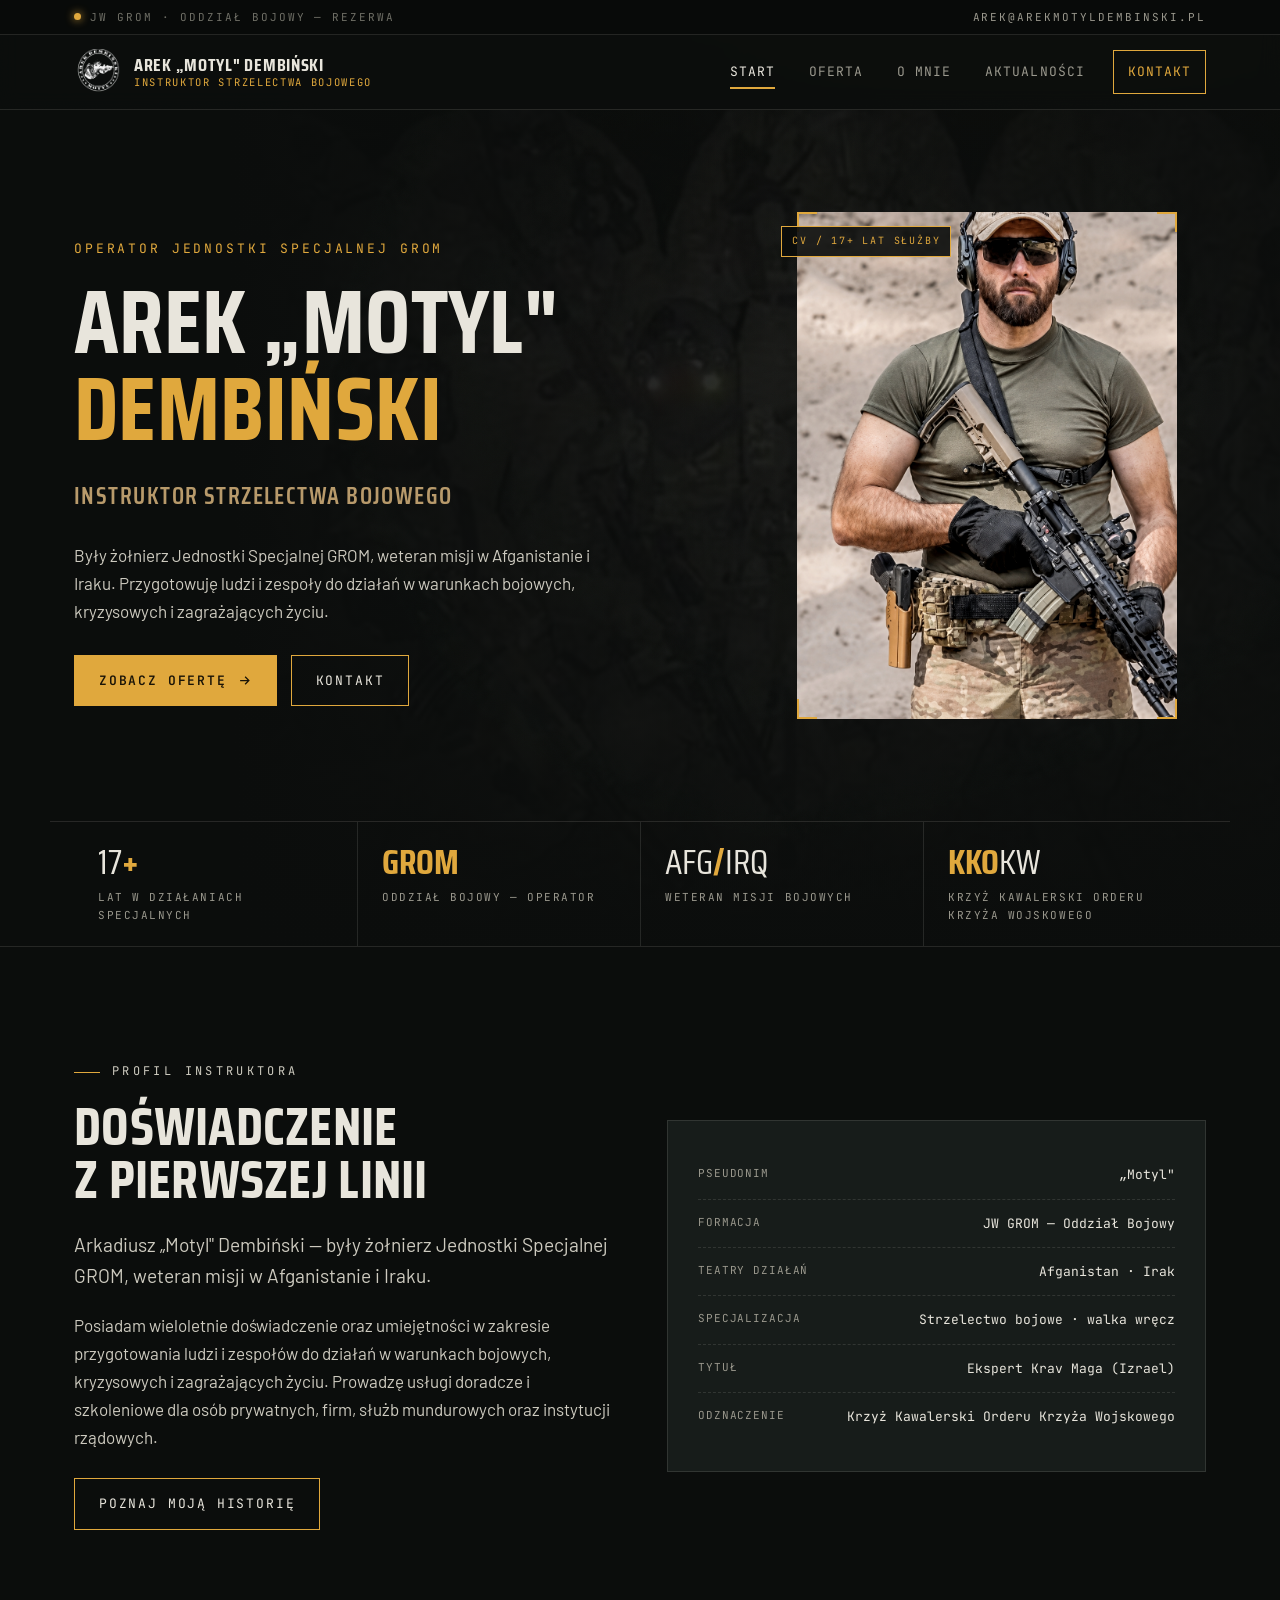
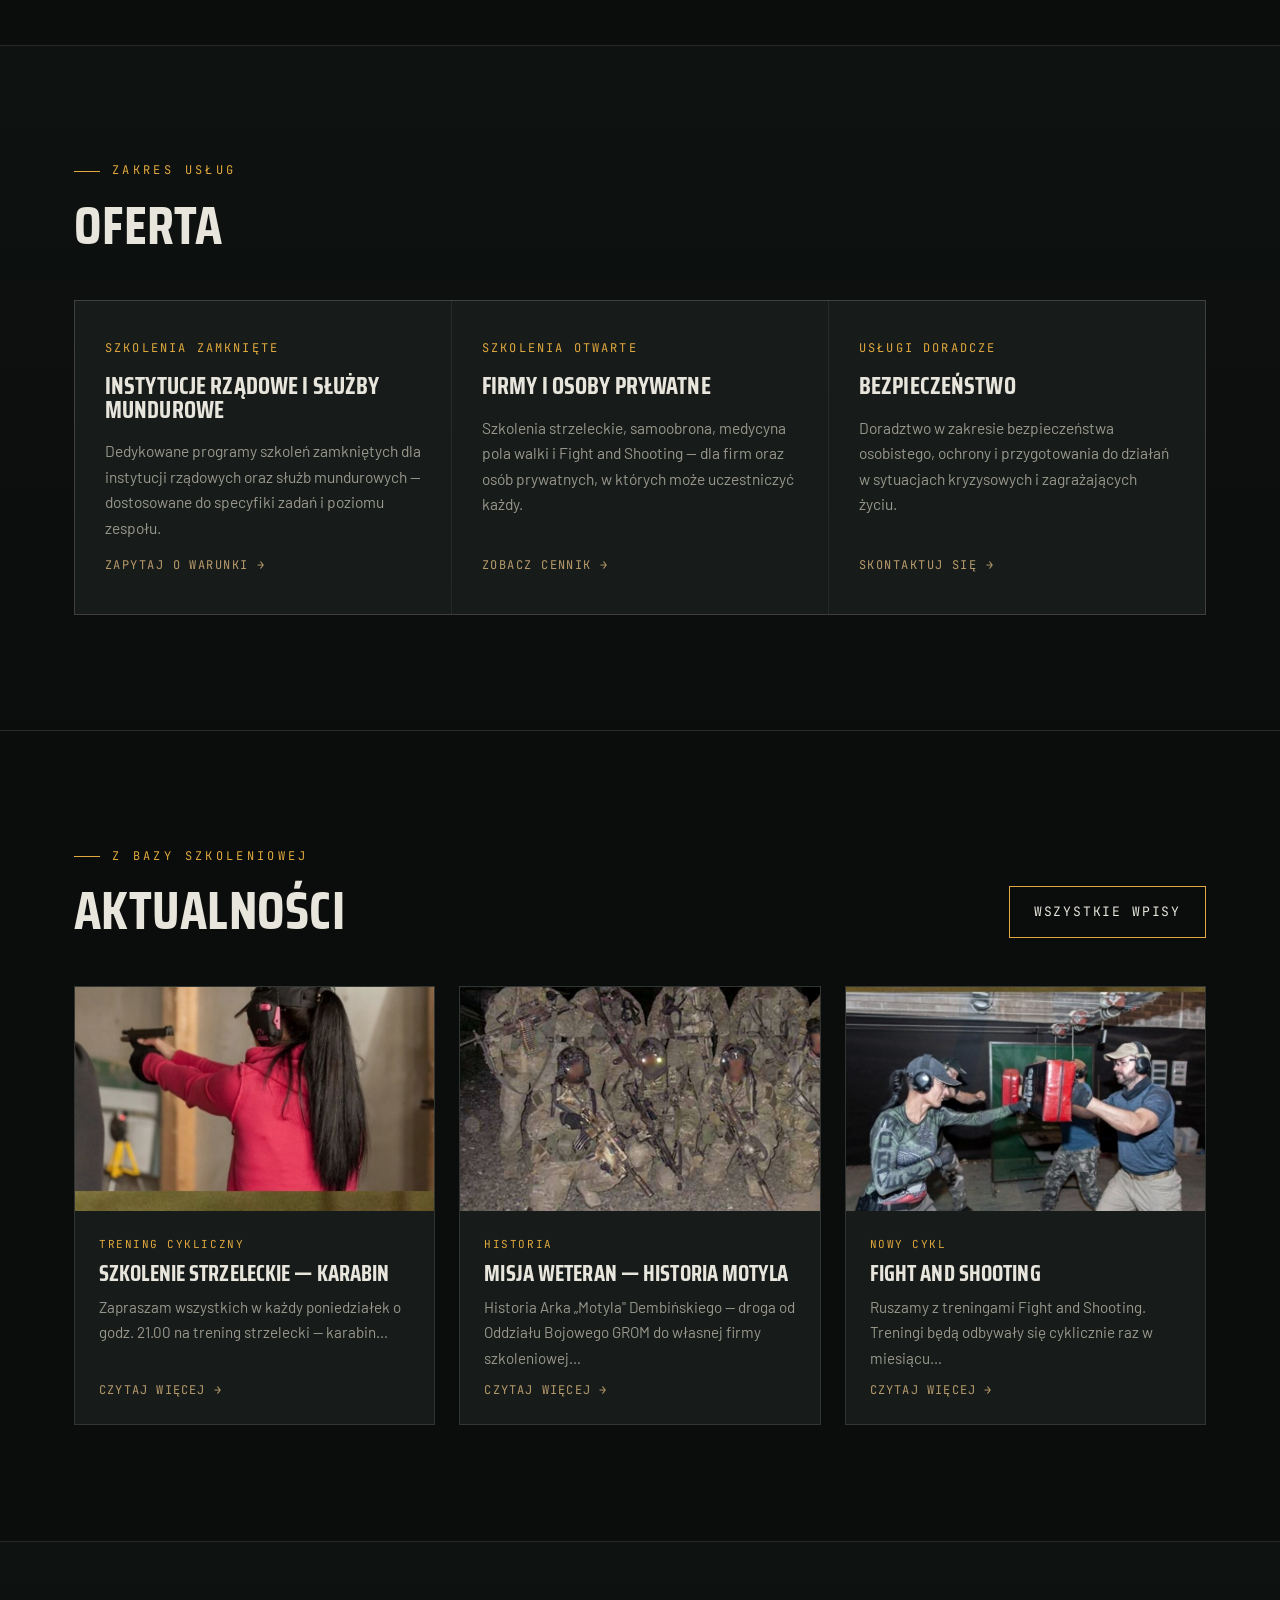
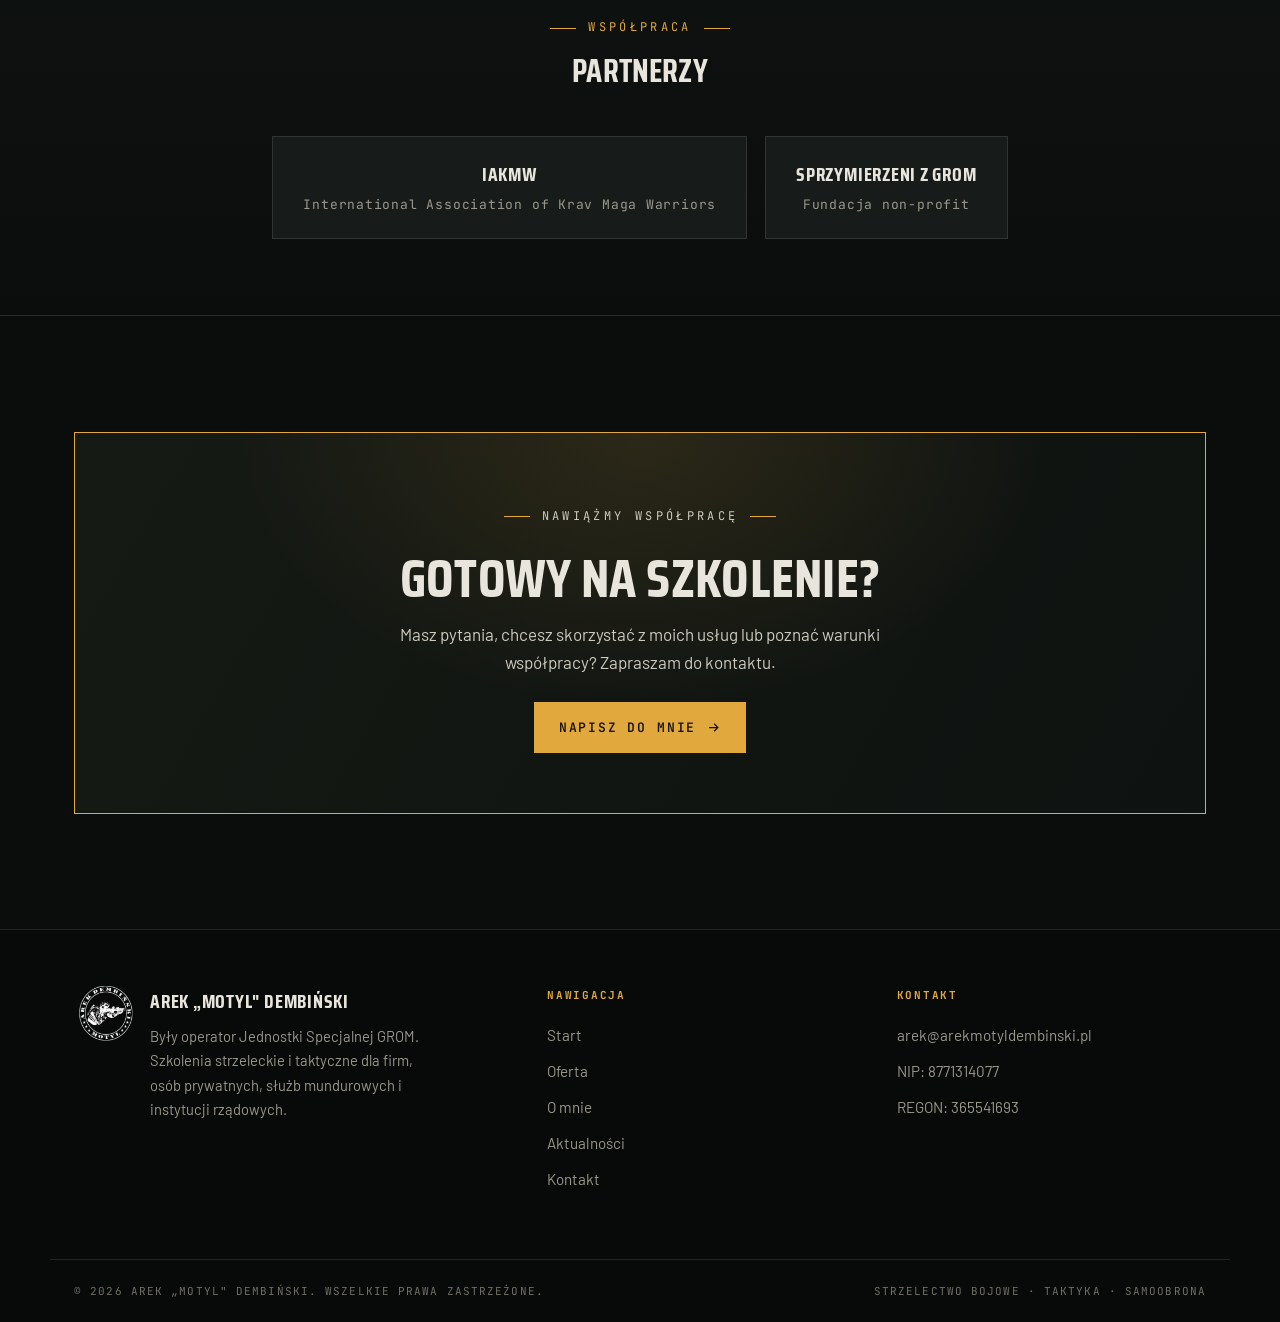
<file: index.html>
<!doctype html>
<html lang="pl">
<head>
<meta charset="utf-8">
<meta name="viewport" content="width=device-width, initial-scale=1">
<title>Arek „Motyl" Dembiński — instruktor strzelectwa bojowego | GROM</title>
<meta name="description" content="Arkadiusz „Motyl" Dembiński — były operator Jednostki Specjalnej GROM, weteran misji w Afganistanie i Iraku. Szkolenia strzeleckie i taktyczne dla firm, osób prywatnych, służb mundurowych i instytucji rządowych.">
<link rel="preconnect" href="https://fonts.googleapis.com">
<link rel="preconnect" href="https://fonts.gstatic.com" crossorigin>
<link href="https://fonts.googleapis.com/css2?family=Saira+Condensed:wght@500;600;700;800&family=Barlow:wght@400;500;600&family=JetBrains+Mono:wght@400;500&display=swap" rel="stylesheet">
<link rel="stylesheet" href="css/styles.css">
</head>
<body>

<header class="site-header" id="top">
  <div class="topbar">
    <div class="wrap topbar__inner">
      <span class="topbar__tag">JW GROM · Oddział Bojowy — rezerwa</span>
      <a class="topbar__mail" href="mailto:arek@arekmotyldembinski.pl">arek@arekmotyldembinski.pl</a>
    </div>
  </div>
  <div class="wrap nav">
    <a class="brand" href="index.html" aria-label="Strona główna">
      <img class="brand__mark" src="img/logo-light.png" alt="Logo Arek Motyl Dembiński">
      <span class="brand__txt"><b>Arek „Motyl" Dembiński</b><i>instruktor strzelectwa bojowego</i></span>
    </a>
    <button class="nav__toggle" aria-label="Otwórz menu" aria-expanded="false"><span></span></button>
    <nav class="nav__menu" aria-label="Nawigacja główna">
      <a href="index.html" aria-current="page">Start</a>
      <a href="oferta.html">Oferta</a>
      <a href="o-mnie.html">O mnie</a>
      <a href="aktualnosci.html">Aktualności</a>
      <a href="kontakt.html" class="nav__cta">Kontakt</a>
    </nav>
  </div>
</header>

<main>

  <!-- HERO -->
  <section class="hero">
    <div class="hero__bg"><img src="img/zespol.jpg" alt=""></div>
    <div class="wrap hero__grid">
      <div class="hero__text reveal">
        <p class="hero__role">Operator Jednostki Specjalnej GROM</p>
        <h1 class="h-xl">
          <span class="ln">Arek „Motyl"</span>
          <span class="ln ln--accent">Dembiński</span>
        </h1>
        <p class="hero__sub">Instruktor strzelectwa bojowego</p>
        <p class="hero__lead">Były żołnierz Jednostki Specjalnej GROM, weteran misji w Afganistanie i Iraku. Przygotowuję ludzi i zespoły do działań w warunkach bojowych, kryzysowych i zagrażających życiu.</p>
        <div class="hero__cta">
          <a class="btn btn--primary" href="oferta.html">Zobacz ofertę
            <svg viewBox="0 0 24 24" fill="none" stroke="currentColor" stroke-width="2"><path d="M5 12h14M13 6l6 6-6 6"/></svg>
          </a>
          <a class="btn btn--ghost" href="kontakt.html">Kontakt</a>
        </div>
      </div>
      <div class="hero__media reveal">
        <span class="hero__stamp">CV / 17+ lat służby</span>
        <span class="frame"><img src="img/portret.png" alt="Arkadiusz „Motyl" Dembiński w wyposażeniu taktycznym"></span>
      </div>
    </div>

    <!-- listwa danych -->
    <div class="wrap statbar">
      <div class="statbar__grid">
        <div class="statbar__item reveal"><div class="statbar__n">17<b>+</b></div><div class="statbar__l">lat w działaniach specjalnych</div></div>
        <div class="statbar__item reveal"><div class="statbar__n"><b>GROM</b></div><div class="statbar__l">Oddział Bojowy — operator</div></div>
        <div class="statbar__item reveal"><div class="statbar__n">AFG<b>/</b>IRQ</div><div class="statbar__l">weteran misji bojowych</div></div>
        <div class="statbar__item reveal"><div class="statbar__n"><b>KKO</b>KW</div><div class="statbar__l">Krzyż Kawalerski Orderu Krzyża Wojskowego</div></div>
      </div>
    </div>
  </section>

  <!-- INTRO / DOSSIER -->
  <section class="section">
    <div class="wrap dossier">
      <div class="dossier__text reveal">
        <p class="eyebrow">Profil instruktora</p>
        <h2 class="h-lg">Doświadczenie<br>z pierwszej linii</h2>
        <p class="lead" style="margin-top:22px">Arkadiusz „Motyl" Dembiński — były żołnierz Jednostki Specjalnej GROM, weteran misji w Afganistanie i Iraku.</p>
        <p>Posiadam wieloletnie doświadczenie oraz umiejętności w zakresie przygotowania ludzi i zespołów do działań w warunkach bojowych, kryzysowych i zagrażających życiu. Prowadzę usługi doradcze i szkoleniowe dla osób prywatnych, firm, służb mundurowych oraz instytucji rządowych.</p>
        <a class="btn btn--ghost" href="o-mnie.html" style="margin-top:10px">Poznaj moją historię</a>
      </div>
      <div class="dossier__card reveal">
        <div class="dossier__row"><span>Pseudonim</span><span>„Motyl"</span></div>
        <div class="dossier__row"><span>Formacja</span><span>JW GROM — Oddział Bojowy</span></div>
        <div class="dossier__row"><span>Teatry działań</span><span>Afganistan · Irak</span></div>
        <div class="dossier__row"><span>Specjalizacja</span><span>Strzelectwo bojowe · walka wręcz</span></div>
        <div class="dossier__row"><span>Tytuł</span><span>Ekspert Krav Maga (Izrael)</span></div>
        <div class="dossier__row"><span>Odznaczenie</span><span>Krzyż Kawalerski Orderu Krzyża Wojskowego</span></div>
      </div>
    </div>
  </section>

  <!-- OFERTA -->
  <section class="section section--panel">
    <div class="wrap">
      <div class="section__head reveal">
        <p class="eyebrow">Zakres usług</p>
        <h2 class="h-lg">Oferta</h2>
      </div>
      <div class="offers reveal">
        <article class="offer">
          <span class="offer__code">SZKOLENIA ZAMKNIĘTE</span>
          <h3>Instytucje rządowe i służby mundurowe</h3>
          <p>Dedykowane programy szkoleń zamkniętych dla instytucji rządowych oraz służb mundurowych — dostosowane do specyfiki zadań i poziomu zespołu.</p>
          <a class="offer__more" href="kontakt.html">Zapytaj o warunki →</a>
        </article>
        <article class="offer">
          <span class="offer__code">SZKOLENIA OTWARTE</span>
          <h3>Firmy i osoby prywatne</h3>
          <p>Szkolenia strzeleckie, samoobrona, medycyna pola walki i Fight and Shooting — dla firm oraz osób prywatnych, w których może uczestniczyć każdy.</p>
          <a class="offer__more" href="oferta.html">Zobacz cennik →</a>
        </article>
        <article class="offer">
          <span class="offer__code">USŁUGI DORADCZE</span>
          <h3>Bezpieczeństwo</h3>
          <p>Doradztwo w zakresie bezpieczeństwa osobistego, ochrony i przygotowania do działań w sytuacjach kryzysowych i zagrażających życiu.</p>
          <a class="offer__more" href="kontakt.html">Skontaktuj się →</a>
        </article>
      </div>
    </div>
  </section>

  <!-- AKTUALNOŚCI -->
  <section class="section">
    <div class="wrap">
      <div class="section__head reveal" style="display:flex;justify-content:space-between;align-items:flex-end;gap:20px;flex-wrap:wrap">
        <div><p class="eyebrow">Z bazy szkoleniowej</p><h2 class="h-lg">Aktualności</h2></div>
        <a class="btn btn--ghost" href="aktualnosci.html">Wszystkie wpisy</a>
      </div>
      <div class="news reveal">
        <article class="news__card">
          <div class="news__media"><img src="img/trening1.jpg" alt="Trening strzelecki"></div>
          <div class="news__body">
            <span class="news__meta">Trening cykliczny</span>
            <h3>Szkolenie strzeleckie — karabin</h3>
            <p>Zapraszam wszystkich w każdy poniedziałek o godz. 21.00 na trening strzelecki — karabin…</p>
            <a class="news__link" href="aktualnosci.html">Czytaj więcej →</a>
          </div>
        </article>
        <article class="news__card">
          <div class="news__media"><img src="img/zespol.jpg" alt="Zespół GROM"></div>
          <div class="news__body">
            <span class="news__meta">Historia</span>
            <h3>Misja Weteran — historia Motyla</h3>
            <p>Historia Arka „Motyla" Dembińskiego — droga od Oddziału Bojowego GROM do własnej firmy szkoleniowej…</p>
            <a class="news__link" href="aktualnosci.html">Czytaj więcej →</a>
          </div>
        </article>
        <article class="news__card">
          <div class="news__media"><img src="img/trening3.jpg" alt="Trening Fight and Shooting"></div>
          <div class="news__body">
            <span class="news__meta">Nowy cykl</span>
            <h3>Fight and Shooting</h3>
            <p>Ruszamy z treningami Fight and Shooting. Treningi będą odbywały się cyklicznie raz w miesiącu…</p>
            <a class="news__link" href="aktualnosci.html">Czytaj więcej →</a>
          </div>
        </article>
      </div>
    </div>
  </section>

  <!-- PARTNERZY -->
  <section class="section section--tight section--panel">
    <div class="wrap">
      <div class="section__head section__head--c reveal"><p class="eyebrow eyebrow--c">Współpraca</p><h2 class="h-md">Partnerzy</h2></div>
      <div class="partners reveal">
        <div class="partner"><b>IAKMW</b>International Association of Krav Maga Warriors</div>
        <div class="partner"><b>Sprzymierzeni z GROM</b>Fundacja non-profit</div>
      </div>
    </div>
  </section>

  <!-- CTA -->
  <section class="section">
    <div class="wrap">
      <div class="cta-band reveal">
        <p class="eyebrow eyebrow--c">Nawiążmy współpracę</p>
        <h2 class="h-lg">Gotowy na szkolenie?</h2>
        <p>Masz pytania, chcesz skorzystać z moich usług lub poznać warunki współpracy? Zapraszam do kontaktu.</p>
        <a class="btn btn--primary" href="kontakt.html">Napisz do mnie
          <svg viewBox="0 0 24 24" fill="none" stroke="currentColor" stroke-width="2"><path d="M5 12h14M13 6l6 6-6 6"/></svg>
        </a>
      </div>
    </div>
  </section>

</main>

<footer class="site-footer">
  <div class="wrap footer__grid">
    <div class="footer__brand">
      <img class="footer__mark" src="img/logo-light.png" alt="Logo Arek Motyl Dembiński">
      <div>
        <strong style="font-family:var(--ff-disp);font-size:1.2rem;letter-spacing:.04em;text-transform:uppercase">Arek „Motyl" Dembiński</strong>
        <p>Były operator Jednostki Specjalnej GROM. Szkolenia strzeleckie i taktyczne dla firm, osób prywatnych, służb mundurowych i instytucji rządowych.</p>
      </div>
    </div>
    <div class="footer__col">
      <h4>Nawigacja</h4>
      <a href="index.html">Start</a>
      <a href="oferta.html">Oferta</a>
      <a href="o-mnie.html">O mnie</a>
      <a href="aktualnosci.html">Aktualności</a>
      <a href="kontakt.html">Kontakt</a>
    </div>
    <div class="footer__col">
      <h4>Kontakt</h4>
      <a href="mailto:arek@arekmotyldembinski.pl">arek@arekmotyldembinski.pl</a>
      <p>NIP: 8771314077</p>
      <p>REGON: 365541693</p>
    </div>
  </div>
  <div class="wrap footer__base">
    <span>© <span data-year>2026</span> Arek „Motyl" Dembiński. Wszelkie prawa zastrzeżone.</span>
    <span>Strzelectwo bojowe · Taktyka · Samoobrona</span>
  </div>
</footer>

<script src="js/main.js"></script>
</body>
</html>
</file>
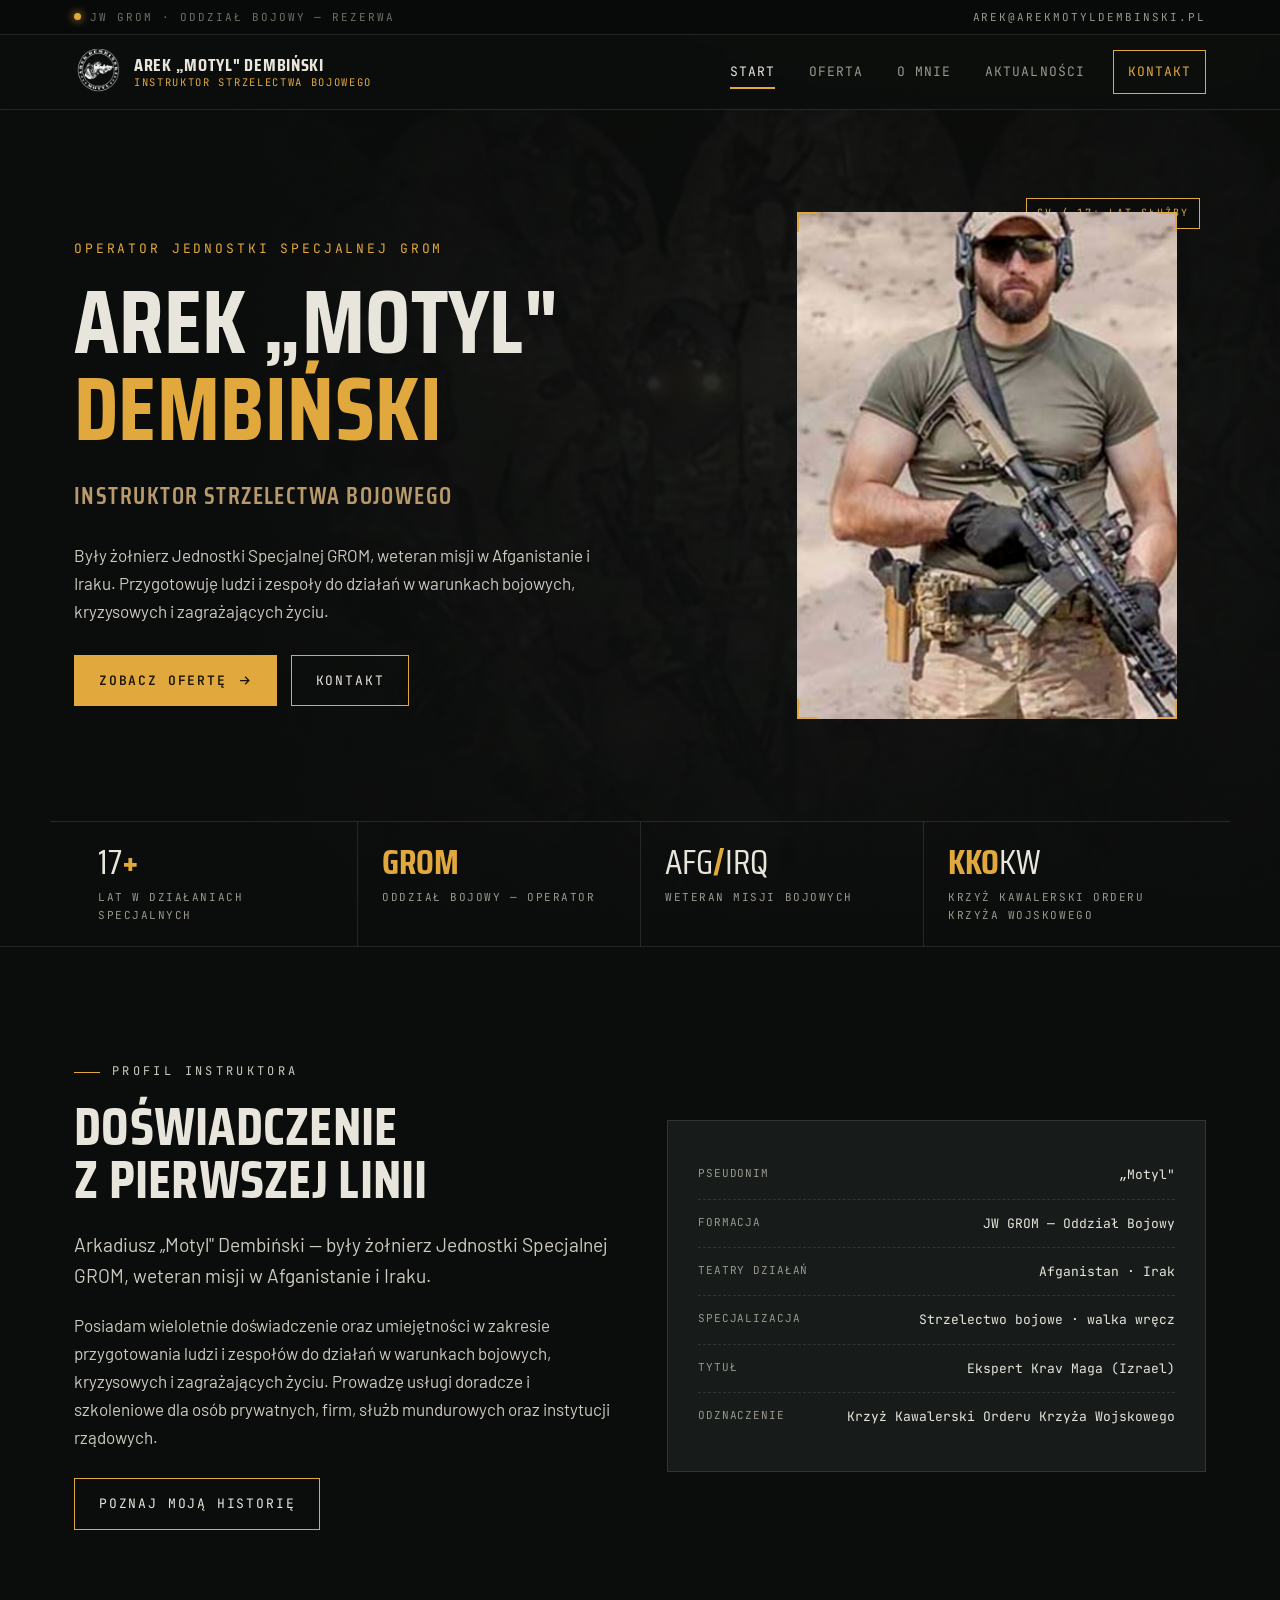
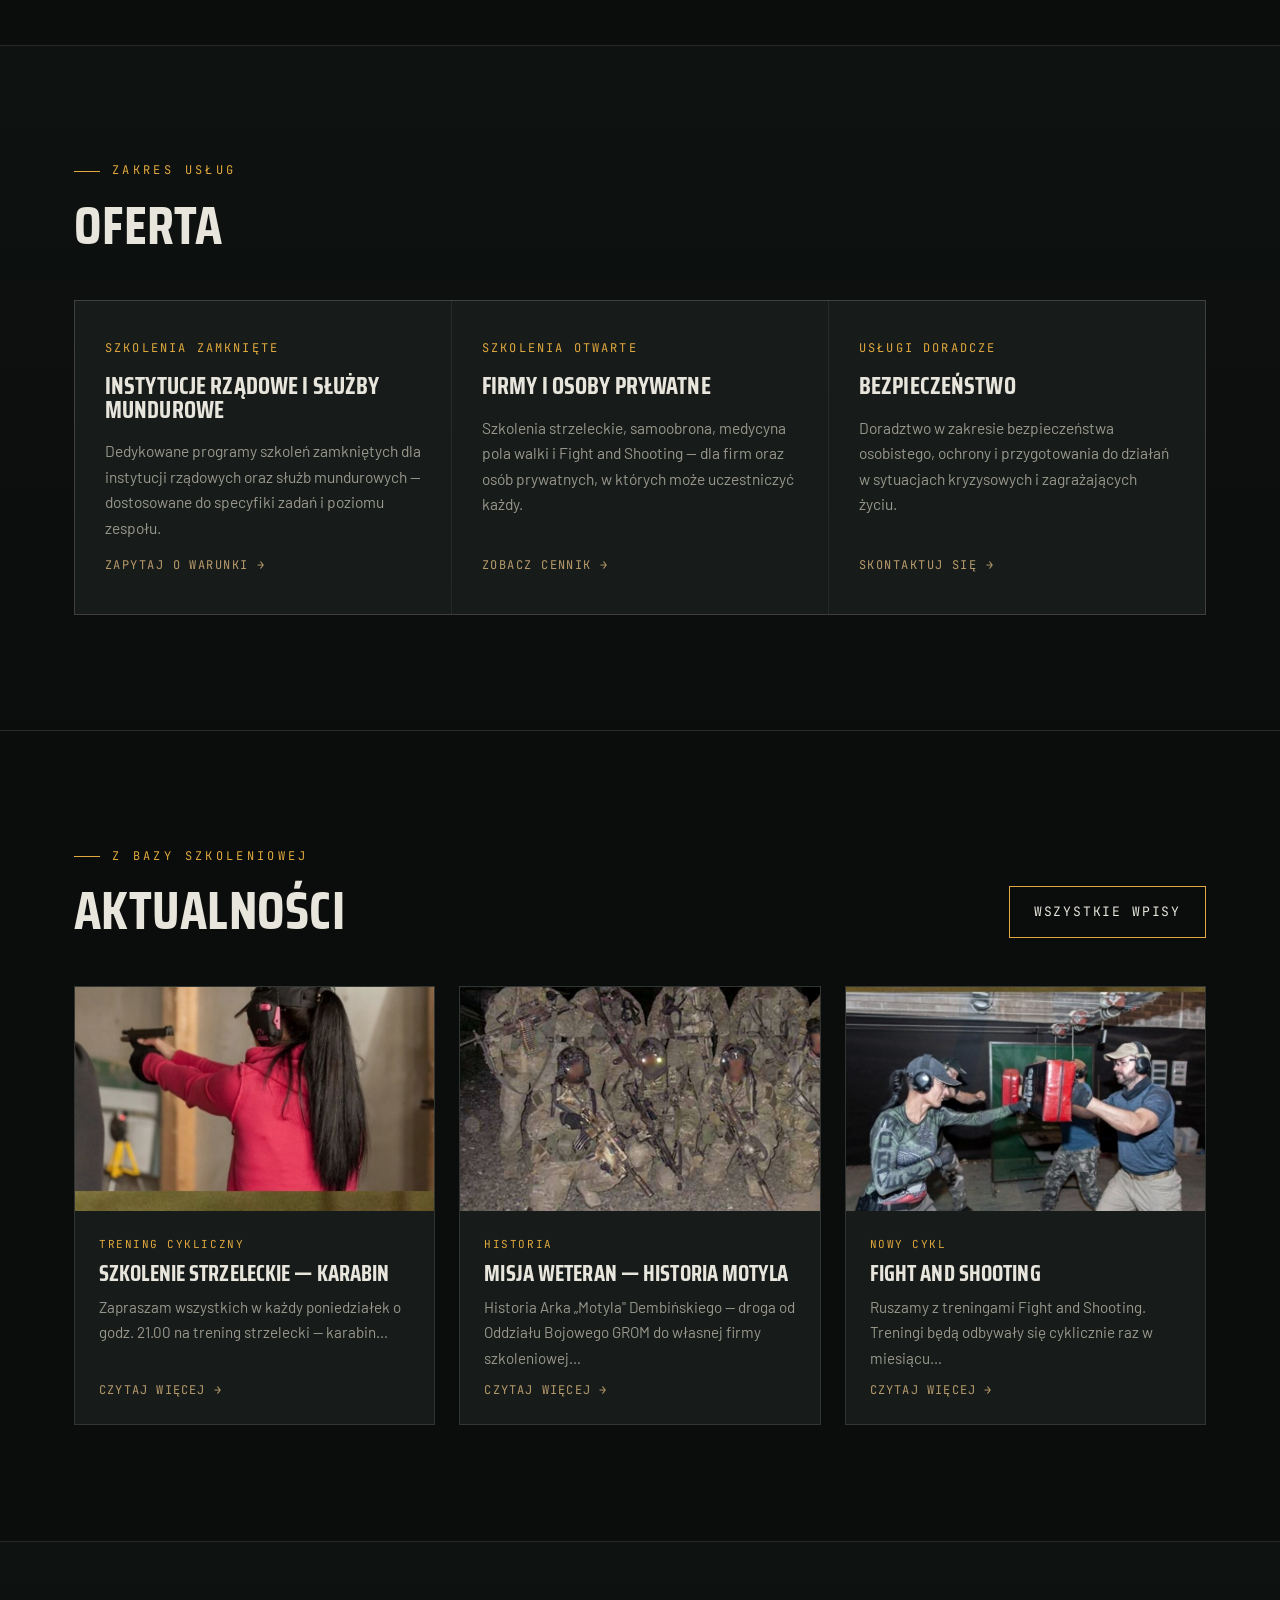
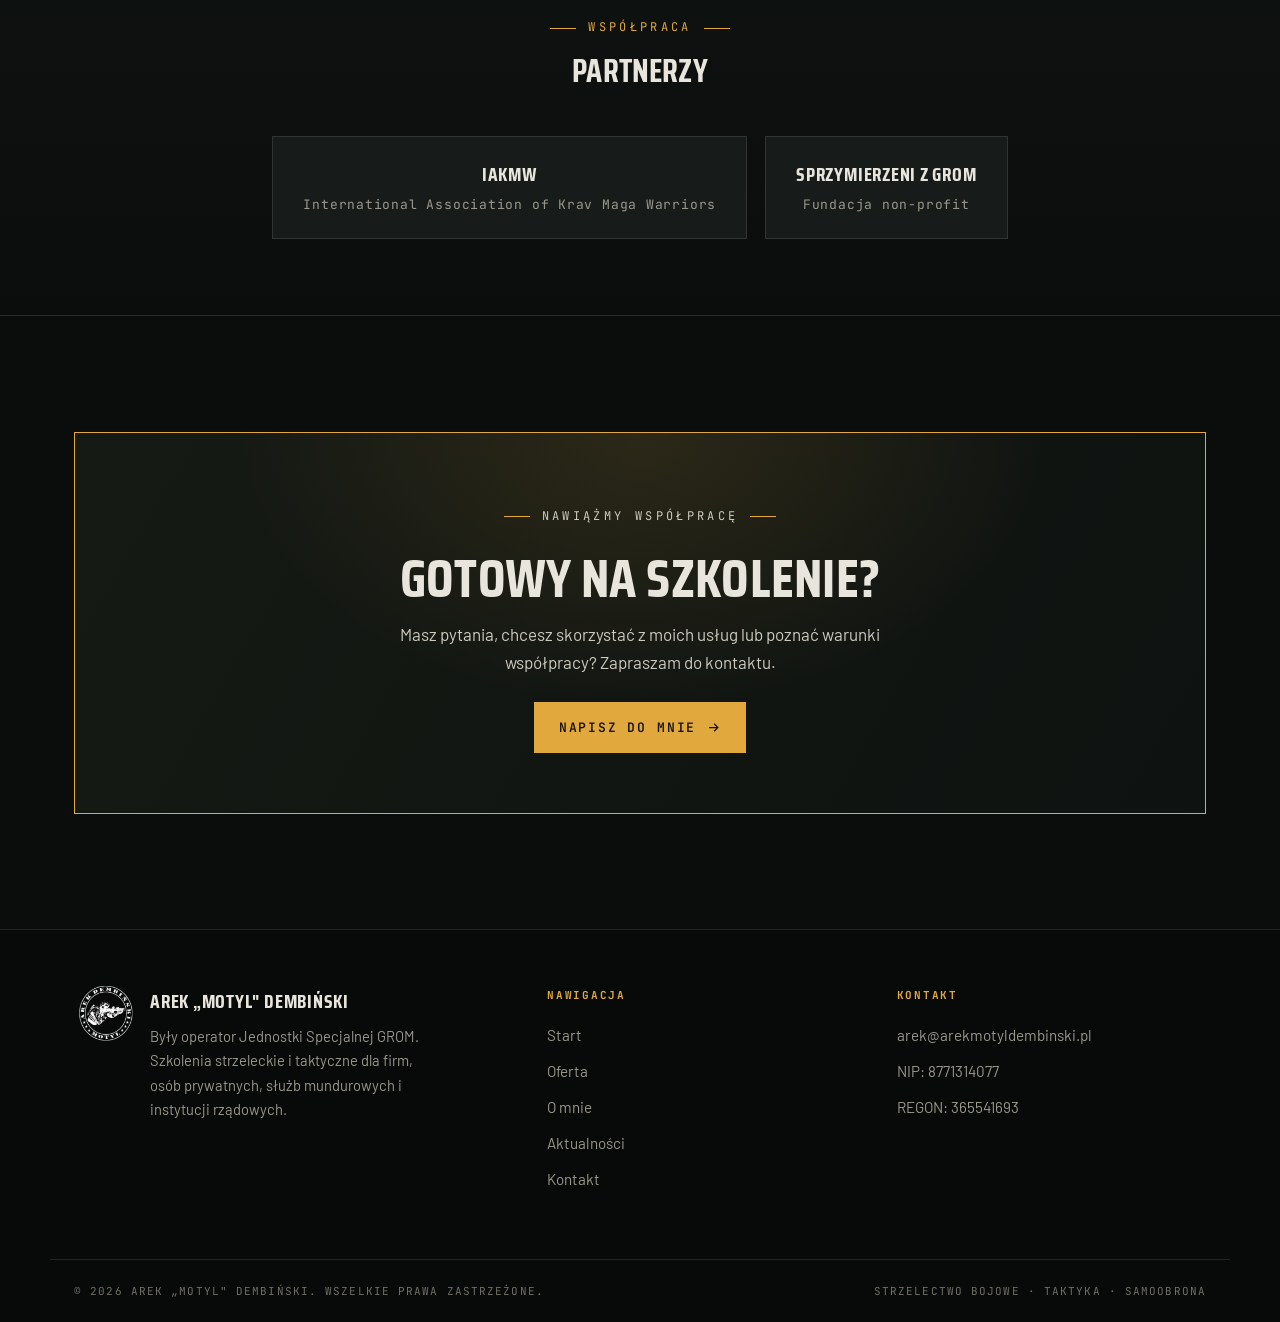
<file: site/index.html>
<!doctype html>
<html lang="pl">
<head>
<meta charset="utf-8">
<meta name="viewport" content="width=device-width, initial-scale=1">
<title>Arek „Motyl" Dembiński — instruktor strzelectwa bojowego | GROM</title>
<meta name="description" content="Arkadiusz „Motyl" Dembiński — były operator Jednostki Specjalnej GROM, weteran misji w Afganistanie i Iraku. Szkolenia strzeleckie i taktyczne dla firm, osób prywatnych, służb mundurowych i instytucji rządowych.">
<link rel="preconnect" href="https://fonts.googleapis.com">
<link rel="preconnect" href="https://fonts.gstatic.com" crossorigin>
<link href="https://fonts.googleapis.com/css2?family=Saira+Condensed:wght@500;600;700;800&family=Barlow:wght@400;500;600&family=JetBrains+Mono:wght@400;500&display=swap" rel="stylesheet">
<link rel="stylesheet" href="css/styles.css">
</head>
<body>

<header class="site-header" id="top">
  <div class="topbar">
    <div class="wrap topbar__inner">
      <span class="topbar__tag">JW GROM · Oddział Bojowy — rezerwa</span>
      <a class="topbar__mail" href="mailto:arek@arekmotyldembinski.pl">arek@arekmotyldembinski.pl</a>
    </div>
  </div>
  <div class="wrap nav">
    <a class="brand" href="index.html" aria-label="Strona główna">
      <img class="brand__mark" src="img/logo-light.png" alt="Logo Arek Motyl Dembiński">
      <span class="brand__txt"><b>Arek „Motyl" Dembiński</b><i>instruktor strzelectwa bojowego</i></span>
    </a>
    <button class="nav__toggle" aria-label="Otwórz menu" aria-expanded="false"><span></span></button>
    <nav class="nav__menu" aria-label="Nawigacja główna">
      <a href="index.html" aria-current="page">Start</a>
      <a href="oferta.html">Oferta</a>
      <a href="o-mnie.html">O mnie</a>
      <a href="aktualnosci.html">Aktualności</a>
      <a href="kontakt.html" class="nav__cta">Kontakt</a>
    </nav>
  </div>
</header>

<main>

  <!-- HERO -->
  <section class="hero">
    <div class="hero__bg"><img src="img/zespol.jpg" alt=""></div>
    <div class="wrap hero__grid">
      <div class="hero__text reveal">
        <p class="hero__role">Operator Jednostki Specjalnej GROM</p>
        <h1 class="h-xl">
          <span class="ln">Arek „Motyl"</span>
          <span class="ln ln--accent">Dembiński</span>
        </h1>
        <p class="hero__sub">Instruktor strzelectwa bojowego</p>
        <p class="hero__lead">Były żołnierz Jednostki Specjalnej GROM, weteran misji w Afganistanie i Iraku. Przygotowuję ludzi i zespoły do działań w warunkach bojowych, kryzysowych i zagrażających życiu.</p>
        <div class="hero__cta">
          <a class="btn btn--primary" href="oferta.html">Zobacz ofertę
            <svg viewBox="0 0 24 24" fill="none" stroke="currentColor" stroke-width="2"><path d="M5 12h14M13 6l6 6-6 6"/></svg>
          </a>
          <a class="btn btn--ghost" href="kontakt.html">Kontakt</a>
        </div>
      </div>
      <div class="hero__media reveal">
        <span class="hero__stamp">CV / 17+ lat służby</span>
        <span class="frame"><img src="img/portret.jpg" alt="Arkadiusz „Motyl" Dembiński w wyposażeniu taktycznym"></span>
      </div>
    </div>

    <!-- listwa danych -->
    <div class="wrap statbar">
      <div class="statbar__grid">
        <div class="statbar__item reveal"><div class="statbar__n">17<b>+</b></div><div class="statbar__l">lat w działaniach specjalnych</div></div>
        <div class="statbar__item reveal"><div class="statbar__n"><b>GROM</b></div><div class="statbar__l">Oddział Bojowy — operator</div></div>
        <div class="statbar__item reveal"><div class="statbar__n">AFG<b>/</b>IRQ</div><div class="statbar__l">weteran misji bojowych</div></div>
        <div class="statbar__item reveal"><div class="statbar__n"><b>KKO</b>KW</div><div class="statbar__l">Krzyż Kawalerski Orderu Krzyża Wojskowego</div></div>
      </div>
    </div>
  </section>

  <!-- INTRO / DOSSIER -->
  <section class="section">
    <div class="wrap dossier">
      <div class="dossier__text reveal">
        <p class="eyebrow">Profil instruktora</p>
        <h2 class="h-lg">Doświadczenie<br>z pierwszej linii</h2>
        <p class="lead" style="margin-top:22px">Arkadiusz „Motyl" Dembiński — były żołnierz Jednostki Specjalnej GROM, weteran misji w Afganistanie i Iraku.</p>
        <p>Posiadam wieloletnie doświadczenie oraz umiejętności w zakresie przygotowania ludzi i zespołów do działań w warunkach bojowych, kryzysowych i zagrażających życiu. Prowadzę usługi doradcze i szkoleniowe dla osób prywatnych, firm, służb mundurowych oraz instytucji rządowych.</p>
        <a class="btn btn--ghost" href="o-mnie.html" style="margin-top:10px">Poznaj moją historię</a>
      </div>
      <div class="dossier__card reveal">
        <div class="dossier__row"><span>Pseudonim</span><span>„Motyl"</span></div>
        <div class="dossier__row"><span>Formacja</span><span>JW GROM — Oddział Bojowy</span></div>
        <div class="dossier__row"><span>Teatry działań</span><span>Afganistan · Irak</span></div>
        <div class="dossier__row"><span>Specjalizacja</span><span>Strzelectwo bojowe · walka wręcz</span></div>
        <div class="dossier__row"><span>Tytuł</span><span>Ekspert Krav Maga (Izrael)</span></div>
        <div class="dossier__row"><span>Odznaczenie</span><span>Krzyż Kawalerski Orderu Krzyża Wojskowego</span></div>
      </div>
    </div>
  </section>

  <!-- OFERTA -->
  <section class="section section--panel">
    <div class="wrap">
      <div class="section__head reveal">
        <p class="eyebrow">Zakres usług</p>
        <h2 class="h-lg">Oferta</h2>
      </div>
      <div class="offers reveal">
        <article class="offer">
          <span class="offer__code">SZKOLENIA ZAMKNIĘTE</span>
          <h3>Instytucje rządowe i służby mundurowe</h3>
          <p>Dedykowane programy szkoleń zamkniętych dla instytucji rządowych oraz służb mundurowych — dostosowane do specyfiki zadań i poziomu zespołu.</p>
          <a class="offer__more" href="kontakt.html">Zapytaj o warunki →</a>
        </article>
        <article class="offer">
          <span class="offer__code">SZKOLENIA OTWARTE</span>
          <h3>Firmy i osoby prywatne</h3>
          <p>Szkolenia strzeleckie, samoobrona, medycyna pola walki i Fight and Shooting — dla firm oraz osób prywatnych, w których może uczestniczyć każdy.</p>
          <a class="offer__more" href="oferta.html">Zobacz cennik →</a>
        </article>
        <article class="offer">
          <span class="offer__code">USŁUGI DORADCZE</span>
          <h3>Bezpieczeństwo</h3>
          <p>Doradztwo w zakresie bezpieczeństwa osobistego, ochrony i przygotowania do działań w sytuacjach kryzysowych i zagrażających życiu.</p>
          <a class="offer__more" href="kontakt.html">Skontaktuj się →</a>
        </article>
      </div>
    </div>
  </section>

  <!-- AKTUALNOŚCI -->
  <section class="section">
    <div class="wrap">
      <div class="section__head reveal" style="display:flex;justify-content:space-between;align-items:flex-end;gap:20px;flex-wrap:wrap">
        <div><p class="eyebrow">Z bazy szkoleniowej</p><h2 class="h-lg">Aktualności</h2></div>
        <a class="btn btn--ghost" href="aktualnosci.html">Wszystkie wpisy</a>
      </div>
      <div class="news reveal">
        <article class="news__card">
          <div class="news__media"><img src="img/trening1.jpg" alt="Trening strzelecki"></div>
          <div class="news__body">
            <span class="news__meta">Trening cykliczny</span>
            <h3>Szkolenie strzeleckie — karabin</h3>
            <p>Zapraszam wszystkich w każdy poniedziałek o godz. 21.00 na trening strzelecki — karabin…</p>
            <a class="news__link" href="aktualnosci.html">Czytaj więcej →</a>
          </div>
        </article>
        <article class="news__card">
          <div class="news__media"><img src="img/zespol.jpg" alt="Zespół GROM"></div>
          <div class="news__body">
            <span class="news__meta">Historia</span>
            <h3>Misja Weteran — historia Motyla</h3>
            <p>Historia Arka „Motyla" Dembińskiego — droga od Oddziału Bojowego GROM do własnej firmy szkoleniowej…</p>
            <a class="news__link" href="aktualnosci.html">Czytaj więcej →</a>
          </div>
        </article>
        <article class="news__card">
          <div class="news__media"><img src="img/trening3.jpg" alt="Trening Fight and Shooting"></div>
          <div class="news__body">
            <span class="news__meta">Nowy cykl</span>
            <h3>Fight and Shooting</h3>
            <p>Ruszamy z treningami Fight and Shooting. Treningi będą odbywały się cyklicznie raz w miesiącu…</p>
            <a class="news__link" href="aktualnosci.html">Czytaj więcej →</a>
          </div>
        </article>
      </div>
    </div>
  </section>

  <!-- PARTNERZY -->
  <section class="section section--tight section--panel">
    <div class="wrap">
      <div class="section__head section__head--c reveal"><p class="eyebrow eyebrow--c">Współpraca</p><h2 class="h-md">Partnerzy</h2></div>
      <div class="partners reveal">
        <div class="partner"><b>IAKMW</b>International Association of Krav Maga Warriors</div>
        <div class="partner"><b>Sprzymierzeni z GROM</b>Fundacja non-profit</div>
      </div>
    </div>
  </section>

  <!-- CTA -->
  <section class="section">
    <div class="wrap">
      <div class="cta-band reveal">
        <p class="eyebrow eyebrow--c">Nawiążmy współpracę</p>
        <h2 class="h-lg">Gotowy na szkolenie?</h2>
        <p>Masz pytania, chcesz skorzystać z moich usług lub poznać warunki współpracy? Zapraszam do kontaktu.</p>
        <a class="btn btn--primary" href="kontakt.html">Napisz do mnie
          <svg viewBox="0 0 24 24" fill="none" stroke="currentColor" stroke-width="2"><path d="M5 12h14M13 6l6 6-6 6"/></svg>
        </a>
      </div>
    </div>
  </section>

</main>

<footer class="site-footer">
  <div class="wrap footer__grid">
    <div class="footer__brand">
      <img class="footer__mark" src="img/logo-light.png" alt="Logo Arek Motyl Dembiński">
      <div>
        <strong style="font-family:var(--ff-disp);font-size:1.2rem;letter-spacing:.04em;text-transform:uppercase">Arek „Motyl" Dembiński</strong>
        <p>Były operator Jednostki Specjalnej GROM. Szkolenia strzeleckie i taktyczne dla firm, osób prywatnych, służb mundurowych i instytucji rządowych.</p>
      </div>
    </div>
    <div class="footer__col">
      <h4>Nawigacja</h4>
      <a href="index.html">Start</a>
      <a href="oferta.html">Oferta</a>
      <a href="o-mnie.html">O mnie</a>
      <a href="aktualnosci.html">Aktualności</a>
      <a href="kontakt.html">Kontakt</a>
    </div>
    <div class="footer__col">
      <h4>Kontakt</h4>
      <a href="mailto:arek@arekmotyldembinski.pl">arek@arekmotyldembinski.pl</a>
      <p>NIP: 8771314077</p>
      <p>REGON: 365541693</p>
    </div>
  </div>
  <div class="wrap footer__base">
    <span>© <span data-year>2026</span> Arek „Motyl" Dembiński. Wszelkie prawa zastrzeżone.</span>
    <span>Strzelectwo bojowe · Taktyka · Samoobrona</span>
  </div>
</footer>

<script src="js/main.js"></script>
</body>
</html>
</file>
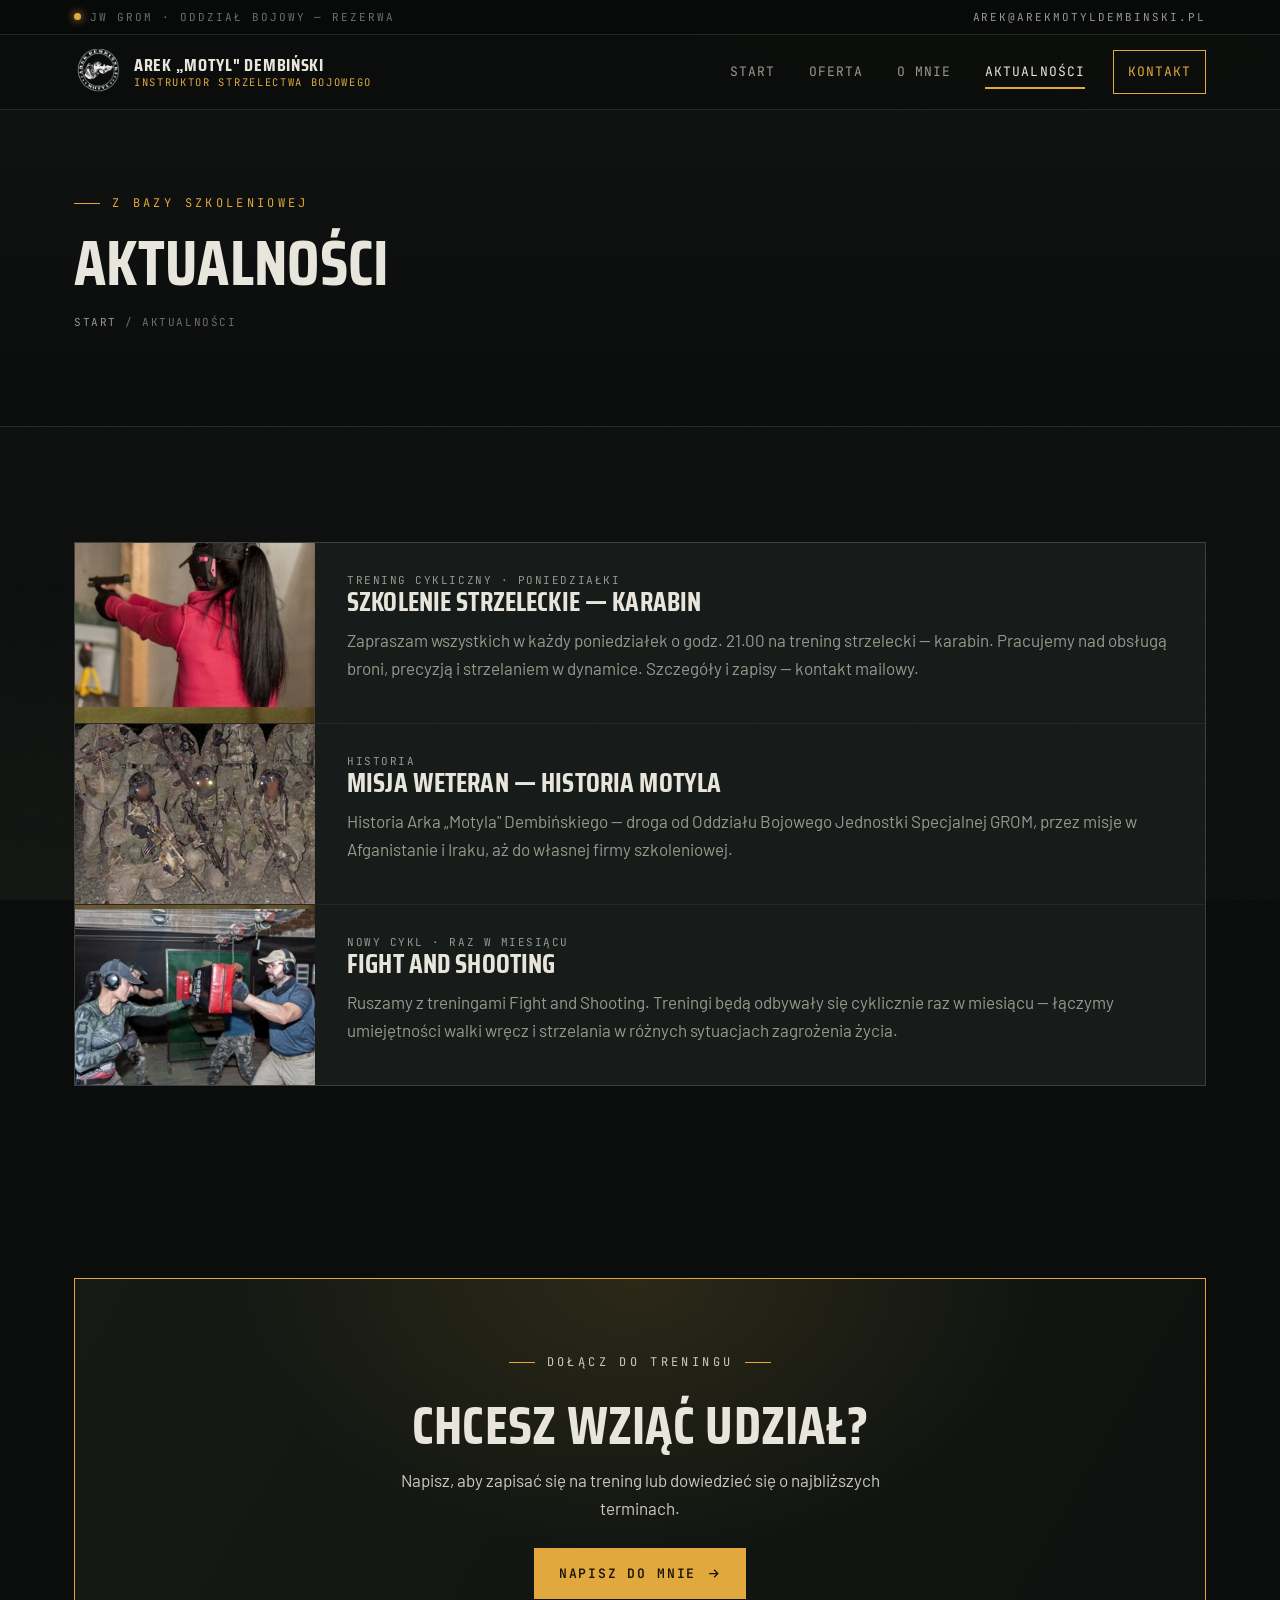
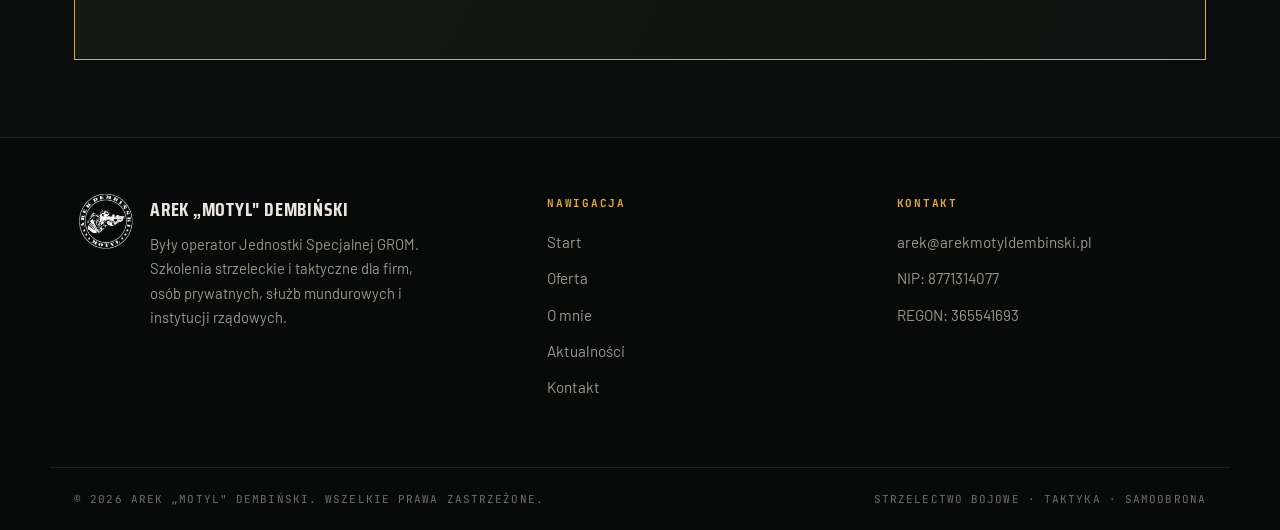
<file: aktualnosci.html>
<!doctype html>
<html lang="pl">
<head>
<meta charset="utf-8">
<meta name="viewport" content="width=device-width, initial-scale=1">
<title>Aktualności — szkolenia i treningi | Arek „Motyl" Dembiński</title>
<meta name="description" content="Aktualności ze szkoleń strzeleckich i treningów Arka „Motyla" Dembińskiego — szkolenie strzeleckie karabin, Fight and Shooting, Misja Weteran.">
<link rel="preconnect" href="https://fonts.googleapis.com">
<link rel="preconnect" href="https://fonts.gstatic.com" crossorigin>
<link href="https://fonts.googleapis.com/css2?family=Saira+Condensed:wght@500;600;700;800&family=Barlow:wght@400;500;600&family=JetBrains+Mono:wght@400;500&display=swap" rel="stylesheet">
<link rel="stylesheet" href="css/styles.css">
</head>
<body>

<header class="site-header" id="top">
  <div class="topbar">
    <div class="wrap topbar__inner">
      <span class="topbar__tag">JW GROM · Oddział Bojowy — rezerwa</span>
      <a class="topbar__mail" href="mailto:arek@arekmotyldembinski.pl">arek@arekmotyldembinski.pl</a>
    </div>
  </div>
  <div class="wrap nav">
    <a class="brand" href="index.html" aria-label="Strona główna">
      <img class="brand__mark" src="img/logo-light.png" alt="Logo Arek Motyl Dembiński">
      <span class="brand__txt"><b>Arek „Motyl" Dembiński</b><i>instruktor strzelectwa bojowego</i></span>
    </a>
    <button class="nav__toggle" aria-label="Otwórz menu" aria-expanded="false"><span></span></button>
    <nav class="nav__menu" aria-label="Nawigacja główna">
      <a href="index.html">Start</a>
      <a href="oferta.html">Oferta</a>
      <a href="o-mnie.html">O mnie</a>
      <a href="aktualnosci.html" aria-current="page">Aktualności</a>
      <a href="kontakt.html" class="nav__cta">Kontakt</a>
    </nav>
  </div>
</header>

<main>

  <section class="page-head">
    <div class="wrap page-head__inner reveal">
      <p class="eyebrow">Z bazy szkoleniowej</p>
      <h1>Aktualności</h1>
      <p class="crumbs"><a href="index.html">Start</a> / Aktualności</p>
    </div>
  </section>

  <section class="section">
    <div class="wrap">
      <div class="feed reveal">

        <article class="post">
          <div class="post__media"><img src="img/trening1.jpg" alt="Trening strzelecki — karabin"></div>
          <div class="post__body">
            <p class="post__meta">Trening cykliczny · poniedziałki</p>
            <h2>Szkolenie strzeleckie — karabin</h2>
            <p>Zapraszam wszystkich w każdy poniedziałek o godz. 21.00 na trening strzelecki — karabin. Pracujemy nad obsługą broni, precyzją i strzelaniem w dynamice. Szczegóły i zapisy — kontakt mailowy.</p>
          </div>
        </article>

        <article class="post">
          <div class="post__media"><img src="img/zespol.jpg" alt="Zespół operatorów GROM"></div>
          <div class="post__body">
            <p class="post__meta">Historia</p>
            <h2>Misja Weteran — historia Motyla</h2>
            <p>Historia Arka „Motyla" Dembińskiego — droga od Oddziału Bojowego Jednostki Specjalnej GROM, przez misje w Afganistanie i Iraku, aż do własnej firmy szkoleniowej.</p>
          </div>
        </article>

        <article class="post">
          <div class="post__media"><img src="img/trening3.jpg" alt="Trening Fight and Shooting"></div>
          <div class="post__body">
            <p class="post__meta">Nowy cykl · raz w miesiącu</p>
            <h2>Fight and Shooting</h2>
            <p>Ruszamy z treningami Fight and Shooting. Treningi będą odbywały się cyklicznie raz w miesiącu — łączymy umiejętności walki wręcz i strzelania w różnych sytuacjach zagrożenia życia.</p>
          </div>
        </article>

      </div>
    </div>
  </section>

  <section class="section section--tight">
    <div class="wrap">
      <div class="cta-band reveal">
        <p class="eyebrow eyebrow--c">Dołącz do treningu</p>
        <h2 class="h-lg">Chcesz wziąć udział?</h2>
        <p>Napisz, aby zapisać się na trening lub dowiedzieć się o najbliższych terminach.</p>
        <a class="btn btn--primary" href="kontakt.html">Napisz do mnie
          <svg viewBox="0 0 24 24" fill="none" stroke="currentColor" stroke-width="2"><path d="M5 12h14M13 6l6 6-6 6"/></svg>
        </a>
      </div>
    </div>
  </section>

</main>

<footer class="site-footer">
  <div class="wrap footer__grid">
    <div class="footer__brand">
      <img class="footer__mark" src="img/logo-light.png" alt="Logo Arek Motyl Dembiński">
      <div>
        <strong style="font-family:var(--ff-disp);font-size:1.2rem;letter-spacing:.04em;text-transform:uppercase">Arek „Motyl" Dembiński</strong>
        <p>Były operator Jednostki Specjalnej GROM. Szkolenia strzeleckie i taktyczne dla firm, osób prywatnych, służb mundurowych i instytucji rządowych.</p>
      </div>
    </div>
    <div class="footer__col">
      <h4>Nawigacja</h4>
      <a href="index.html">Start</a>
      <a href="oferta.html">Oferta</a>
      <a href="o-mnie.html">O mnie</a>
      <a href="aktualnosci.html">Aktualności</a>
      <a href="kontakt.html">Kontakt</a>
    </div>
    <div class="footer__col">
      <h4>Kontakt</h4>
      <a href="mailto:arek@arekmotyldembinski.pl">arek@arekmotyldembinski.pl</a>
      <p>NIP: 8771314077</p>
      <p>REGON: 365541693</p>
    </div>
  </div>
  <div class="wrap footer__base">
    <span>© <span data-year>2026</span> Arek „Motyl" Dembiński. Wszelkie prawa zastrzeżone.</span>
    <span>Strzelectwo bojowe · Taktyka · Samoobrona</span>
  </div>
</footer>

<script src="js/main.js"></script>
</body>
</html>
</file>
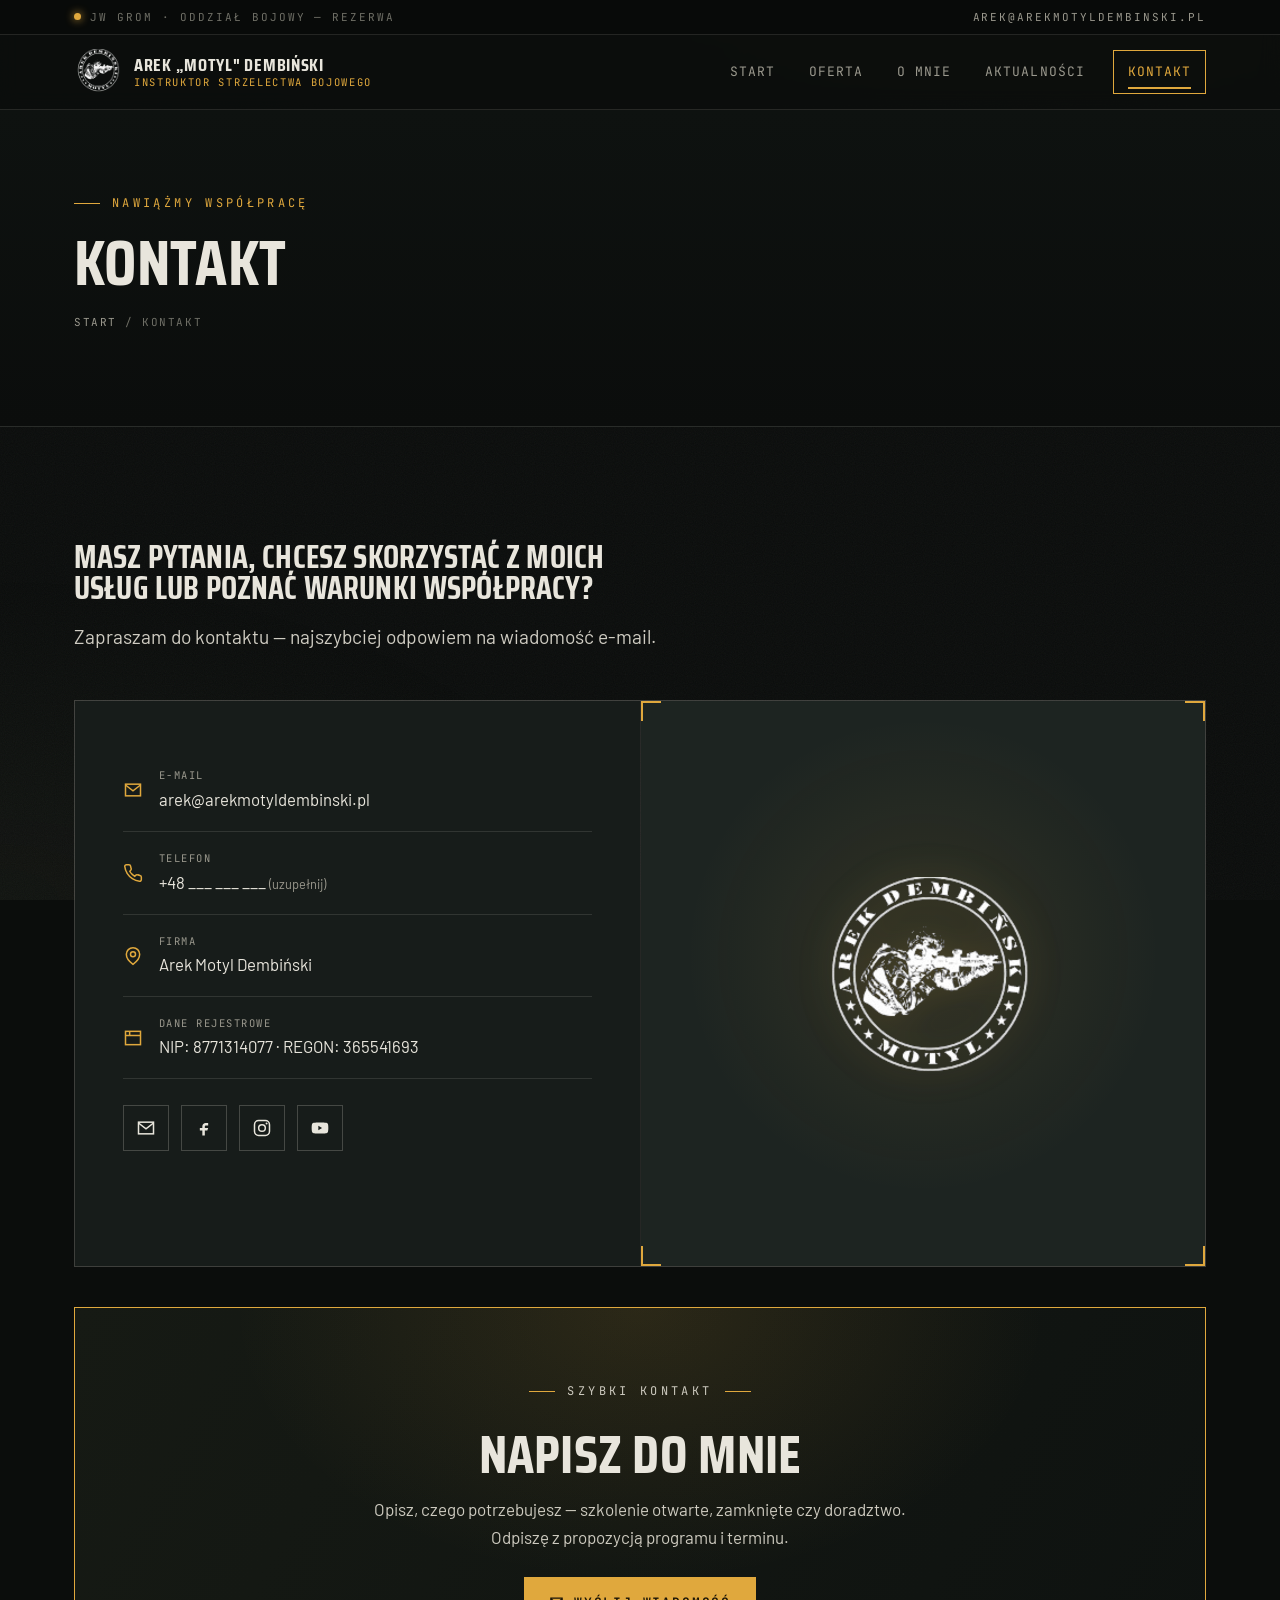
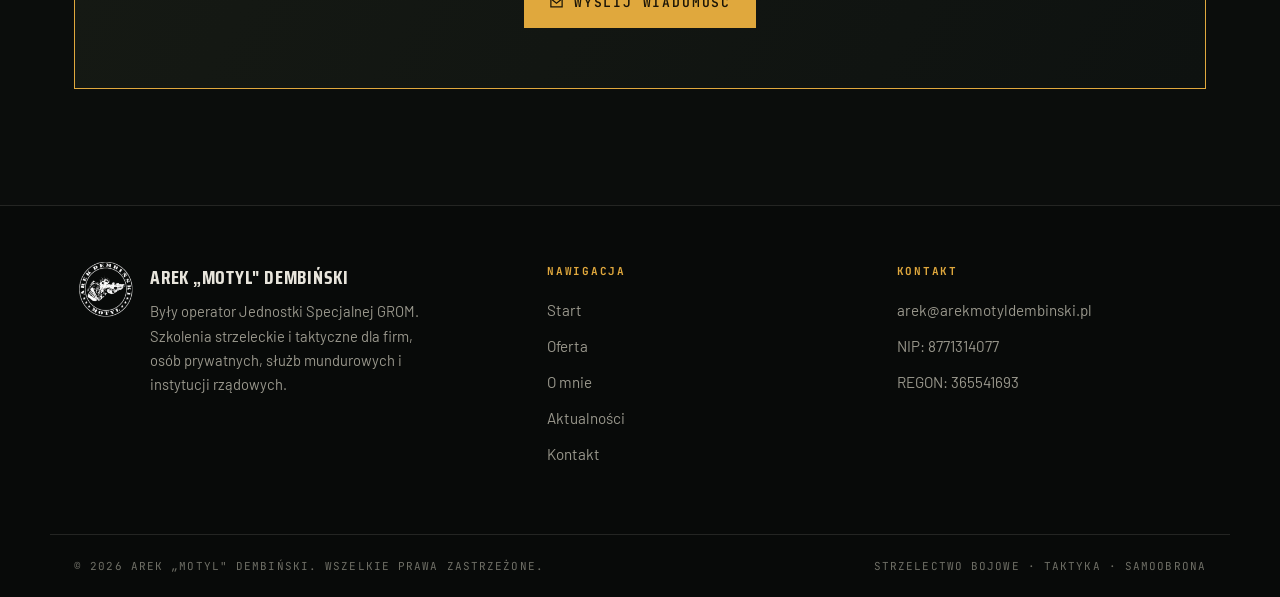
<file: kontakt.html>
<!doctype html>
<html lang="pl">
<head>
<meta charset="utf-8">
<meta name="viewport" content="width=device-width, initial-scale=1">
<title>Kontakt — Arek „Motyl" Dembiński | szkolenia strzeleckie</title>
<meta name="description" content="Kontakt: Arek „Motyl" Dembiński. E-mail arek@arekmotyldembinski.pl, NIP 8771314077, REGON 365541693. Zapraszam do współpracy — szkolenia strzeleckie i taktyczne.">
<link rel="preconnect" href="https://fonts.googleapis.com">
<link rel="preconnect" href="https://fonts.gstatic.com" crossorigin>
<link href="https://fonts.googleapis.com/css2?family=Saira+Condensed:wght@500;600;700;800&family=Barlow:wght@400;500;600&family=JetBrains+Mono:wght@400;500&display=swap" rel="stylesheet">
<link rel="stylesheet" href="css/styles.css">
</head>
<body>

<header class="site-header" id="top">
  <div class="topbar">
    <div class="wrap topbar__inner">
      <span class="topbar__tag">JW GROM · Oddział Bojowy — rezerwa</span>
      <a class="topbar__mail" href="mailto:arek@arekmotyldembinski.pl">arek@arekmotyldembinski.pl</a>
    </div>
  </div>
  <div class="wrap nav">
    <a class="brand" href="index.html" aria-label="Strona główna">
      <img class="brand__mark" src="img/logo-light.png" alt="Logo Arek Motyl Dembiński">
      <span class="brand__txt"><b>Arek „Motyl" Dembiński</b><i>instruktor strzelectwa bojowego</i></span>
    </a>
    <button class="nav__toggle" aria-label="Otwórz menu" aria-expanded="false"><span></span></button>
    <nav class="nav__menu" aria-label="Nawigacja główna">
      <a href="index.html">Start</a>
      <a href="oferta.html">Oferta</a>
      <a href="o-mnie.html">O mnie</a>
      <a href="aktualnosci.html">Aktualności</a>
      <a href="kontakt.html" class="nav__cta" aria-current="page">Kontakt</a>
    </nav>
  </div>
</header>

<main>

  <section class="page-head">
    <div class="wrap page-head__inner reveal">
      <p class="eyebrow">Nawiążmy współpracę</p>
      <h1>Kontakt</h1>
      <p class="crumbs"><a href="index.html">Start</a> / Kontakt</p>
    </div>
  </section>

  <section class="section">
    <div class="wrap">
      <div class="section__head reveal" style="max-width:60ch">
        <h2 class="h-md">Masz pytania, chcesz skorzystać z moich usług lub poznać warunki współpracy?</h2>
        <p class="lead" style="margin-top:16px">Zapraszam do kontaktu — najszybciej odpowiem na wiadomość e-mail.</p>
      </div>

      <div class="contact reveal">
        <div class="contact__col">
          <div class="contact__line">
            <svg viewBox="0 0 24 24" fill="none" stroke="currentColor" stroke-width="1.8"><rect x="3" y="5" width="18" height="14"/><path d="m3 6 9 7 9-7"/></svg>
            <div><div class="k">E-mail</div><a class="v" href="mailto:arek@arekmotyldembinski.pl">arek@arekmotyldembinski.pl</a></div>
          </div>
          <div class="contact__line">
            <svg viewBox="0 0 24 24" fill="none" stroke="currentColor" stroke-width="1.8"><path d="M22 16.9v3a2 2 0 0 1-2.2 2 19.8 19.8 0 0 1-8.6-3.1 19.5 19.5 0 0 1-6-6 19.8 19.8 0 0 1-3.1-8.7A2 2 0 0 1 4.1 2h3a2 2 0 0 1 2 1.7c.1 1 .4 1.9.7 2.8a2 2 0 0 1-.5 2.1L8.1 9.9a16 16 0 0 0 6 6l1.3-1.3a2 2 0 0 1 2.1-.4c.9.3 1.8.6 2.8.7a2 2 0 0 1 1.7 2Z"/></svg>
            <div><div class="k">Telefon</div><a class="v" href="tel:">+48 ___ ___ ___ <span class="muted" style="font-size:.8rem">(uzupełnij)</span></a></div>
          </div>
          <div class="contact__line">
            <svg viewBox="0 0 24 24" fill="none" stroke="currentColor" stroke-width="1.8"><circle cx="12" cy="10" r="3"/><path d="M12 22s8-5.5 8-12a8 8 0 1 0-16 0c0 6.5 8 12 8 12Z"/></svg>
            <div><div class="k">Firma</div><div class="v">Arek Motyl Dembiński</div></div>
          </div>
          <div class="contact__line">
            <svg viewBox="0 0 24 24" fill="none" stroke="currentColor" stroke-width="1.8"><rect x="3" y="4" width="18" height="16"/><path d="M3 9h18M8 4v5"/></svg>
            <div><div class="k">Dane rejestrowe</div><div class="v">NIP: 8771314077 · REGON: 365541693</div></div>
          </div>

          <div class="contact__socials">
            <a href="mailto:arek@arekmotyldembinski.pl" aria-label="E-mail">
              <svg viewBox="0 0 24 24" fill="none" stroke="currentColor" stroke-width="1.8"><rect x="3" y="5" width="18" height="14"/><path d="m3 6 9 7 9-7"/></svg>
            </a>
            <a href="https://www.facebook.com/" target="_blank" rel="noopener" aria-label="Facebook">
              <svg viewBox="0 0 24 24" fill="currentColor"><path d="M14 9h3V6h-3c-2.2 0-4 1.8-4 4v2H7v3h3v6h3v-6h3l1-3h-4v-2c0-.6.4-1 1-1Z"/></svg>
            </a>
            <a href="https://www.instagram.com/" target="_blank" rel="noopener" aria-label="Instagram">
              <svg viewBox="0 0 24 24" fill="none" stroke="currentColor" stroke-width="1.8"><rect x="3" y="3" width="18" height="18" rx="5"/><circle cx="12" cy="12" r="4"/><circle cx="17.5" cy="6.5" r="1.2" fill="currentColor" stroke="none"/></svg>
            </a>
            <a href="https://www.youtube.com/" target="_blank" rel="noopener" aria-label="YouTube">
              <svg viewBox="0 0 24 24" fill="currentColor"><path d="M22 12s0-3-.4-4.4a2.7 2.7 0 0 0-1.9-1.9C18.3 5.3 12 5.3 12 5.3s-6.3 0-7.7.4a2.7 2.7 0 0 0-1.9 1.9C2 9 2 12 2 12s0 3 .4 4.4a2.7 2.7 0 0 0 1.9 1.9c1.4.4 7.7.4 7.7.4s6.3 0 7.7-.4a2.7 2.7 0 0 0 1.9-1.9C22 15 22 12 22 12Zm-12 2.6V9.4l4.5 2.6-4.5 2.6Z"/></svg>
            </a>
          </div>
        </div>

        <div class="contact__aside">
          <span class="frame contact__seal"><img src="img/logo-light.png" alt="Logo Arek Motyl Dembiński"></span>
        </div>
      </div>

      <div class="cta-band reveal" style="margin-top:40px">
        <p class="eyebrow eyebrow--c">Szybki kontakt</p>
        <h2 class="h-lg">Napisz do mnie</h2>
        <p>Opisz, czego potrzebujesz — szkolenie otwarte, zamknięte czy doradztwo. Odpiszę z propozycją programu i terminu.</p>
        <a class="btn btn--primary" href="mailto:arek@arekmotyldembinski.pl?subject=Zapytanie%20o%20szkolenie">
          <svg viewBox="0 0 24 24" fill="none" stroke="currentColor" stroke-width="2"><rect x="3" y="5" width="18" height="14"/><path d="m3 6 9 7 9-7"/></svg>
          Wyślij wiadomość
        </a>
      </div>
    </div>
  </section>

</main>

<footer class="site-footer">
  <div class="wrap footer__grid">
    <div class="footer__brand">
      <img class="footer__mark" src="img/logo-light.png" alt="Logo Arek Motyl Dembiński">
      <div>
        <strong style="font-family:var(--ff-disp);font-size:1.2rem;letter-spacing:.04em;text-transform:uppercase">Arek „Motyl" Dembiński</strong>
        <p>Były operator Jednostki Specjalnej GROM. Szkolenia strzeleckie i taktyczne dla firm, osób prywatnych, służb mundurowych i instytucji rządowych.</p>
      </div>
    </div>
    <div class="footer__col">
      <h4>Nawigacja</h4>
      <a href="index.html">Start</a>
      <a href="oferta.html">Oferta</a>
      <a href="o-mnie.html">O mnie</a>
      <a href="aktualnosci.html">Aktualności</a>
      <a href="kontakt.html">Kontakt</a>
    </div>
    <div class="footer__col">
      <h4>Kontakt</h4>
      <a href="mailto:arek@arekmotyldembinski.pl">arek@arekmotyldembinski.pl</a>
      <p>NIP: 8771314077</p>
      <p>REGON: 365541693</p>
    </div>
  </div>
  <div class="wrap footer__base">
    <span>© <span data-year>2026</span> Arek „Motyl" Dembiński. Wszelkie prawa zastrzeżone.</span>
    <span>Strzelectwo bojowe · Taktyka · Samoobrona</span>
  </div>
</footer>

<script src="js/main.js"></script>
</body>
</html>
</file>
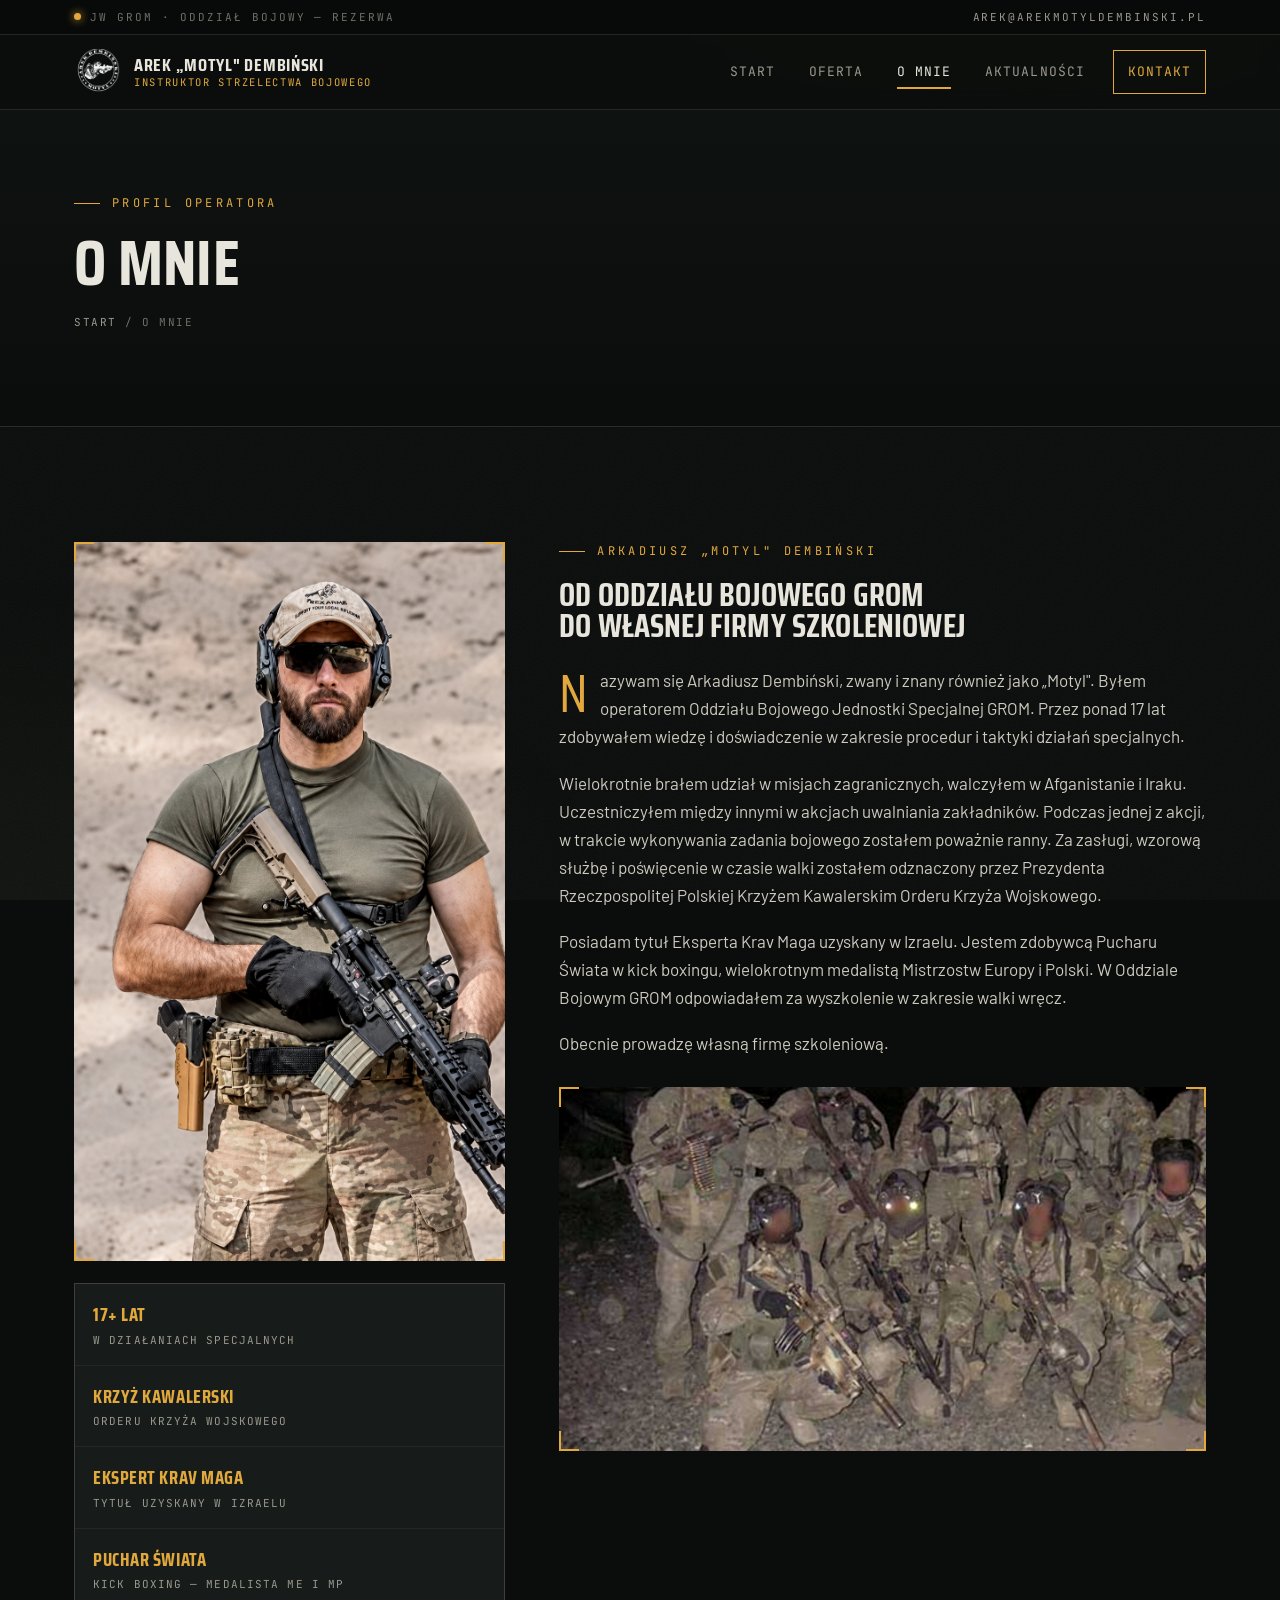
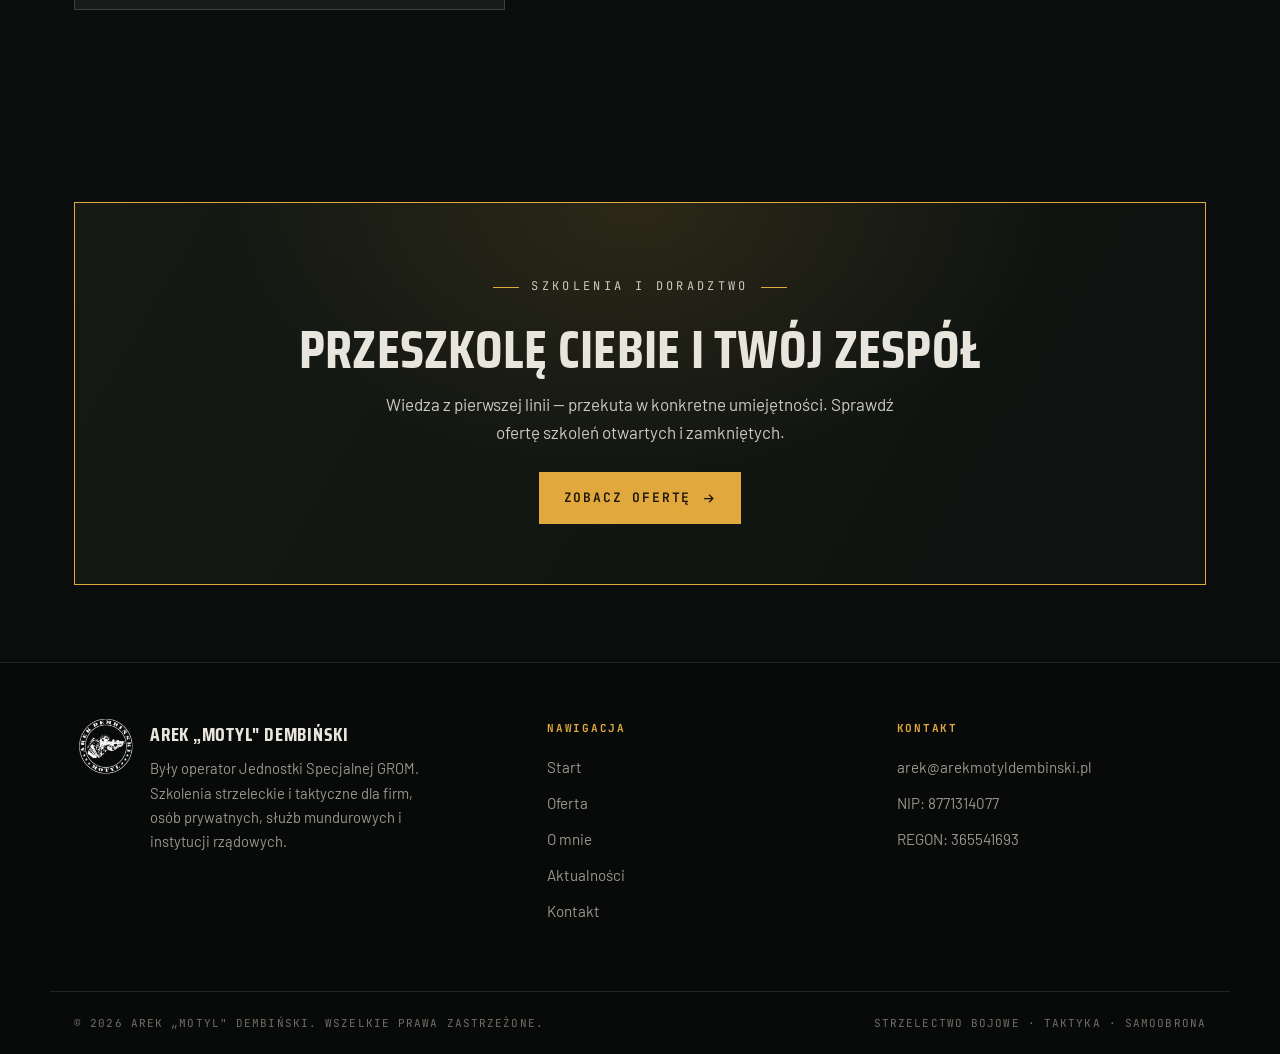
<file: o-mnie.html>
<!doctype html>
<html lang="pl">
<head>
<meta charset="utf-8">
<meta name="viewport" content="width=device-width, initial-scale=1">
<title>O mnie — Arek „Motyl" Dembiński | operator GROM</title>
<meta name="description" content="Arkadiusz „Motyl" Dembiński — operator Oddziału Bojowego Jednostki Specjalnej GROM, weteran Afganistanu i Iraku, odznaczony Krzyżem Kawalerskim Orderu Krzyża Wojskowego, Ekspert Krav Maga.">
<link rel="preconnect" href="https://fonts.googleapis.com">
<link rel="preconnect" href="https://fonts.gstatic.com" crossorigin>
<link href="https://fonts.googleapis.com/css2?family=Saira+Condensed:wght@500;600;700;800&family=Barlow:wght@400;500;600&family=JetBrains+Mono:wght@400;500&display=swap" rel="stylesheet">
<link rel="stylesheet" href="css/styles.css">
</head>
<body>

<header class="site-header" id="top">
  <div class="topbar">
    <div class="wrap topbar__inner">
      <span class="topbar__tag">JW GROM · Oddział Bojowy — rezerwa</span>
      <a class="topbar__mail" href="mailto:arek@arekmotyldembinski.pl">arek@arekmotyldembinski.pl</a>
    </div>
  </div>
  <div class="wrap nav">
    <a class="brand" href="index.html" aria-label="Strona główna">
      <img class="brand__mark" src="img/logo-light.png" alt="Logo Arek Motyl Dembiński">
      <span class="brand__txt"><b>Arek „Motyl" Dembiński</b><i>instruktor strzelectwa bojowego</i></span>
    </a>
    <button class="nav__toggle" aria-label="Otwórz menu" aria-expanded="false"><span></span></button>
    <nav class="nav__menu" aria-label="Nawigacja główna">
      <a href="index.html">Start</a>
      <a href="oferta.html">Oferta</a>
      <a href="o-mnie.html" aria-current="page">O mnie</a>
      <a href="aktualnosci.html">Aktualności</a>
      <a href="kontakt.html" class="nav__cta">Kontakt</a>
    </nav>
  </div>
</header>

<main>

  <section class="page-head">
    <div class="wrap page-head__inner reveal">
      <p class="eyebrow">Profil operatora</p>
      <h1>O mnie</h1>
      <p class="crumbs"><a href="index.html">Start</a> / O mnie</p>
    </div>
  </section>

  <section class="section">
    <div class="wrap about">
      <div class="about__media reveal">
        <span class="frame"><img src="img/portret.png" alt="Arkadiusz „Motyl" Dembiński w wyposażeniu taktycznym"></span>
        <div class="about__badges">
          <div class="about__badge"><b>17+ lat</b><span>w działaniach specjalnych</span></div>
          <div class="about__badge"><b>Krzyż Kawalerski</b><span>Orderu Krzyża Wojskowego</span></div>
          <div class="about__badge"><b>Ekspert Krav Maga</b><span>tytuł uzyskany w Izraelu</span></div>
          <div class="about__badge"><b>Puchar Świata</b><span>kick boxing — medalista ME i MP</span></div>
        </div>
      </div>

      <div class="about__content reveal">
        <p class="eyebrow">Arkadiusz „Motyl" Dembiński</p>
        <h2 class="h-md" style="margin-bottom:24px">Od Oddziału Bojowego GROM<br>do własnej firmy szkoleniowej</h2>
        <div class="prose">
          <p>Nazywam się Arkadiusz Dembiński, zwany i znany również jako „Motyl". Byłem operatorem Oddziału Bojowego Jednostki Specjalnej GROM. Przez ponad 17 lat zdobywałem wiedzę i doświadczenie w zakresie procedur i taktyki działań specjalnych.</p>
          <p>Wielokrotnie brałem udział w misjach zagranicznych, walczyłem w Afganistanie i Iraku. Uczestniczyłem między innymi w akcjach uwalniania zakładników. Podczas jednej z akcji, w trakcie wykonywania zadania bojowego zostałem poważnie ranny. Za zasługi, wzorową służbę i poświęcenie w czasie walki zostałem odznaczony przez Prezydenta Rzeczpospolitej Polskiej Krzyżem Kawalerskim Orderu Krzyża Wojskowego.</p>
          <p>Posiadam tytuł Eksperta Krav Maga uzyskany w Izraelu. Jestem zdobywcą Pucharu Świata w kick boxingu, wielokrotnym medalistą Mistrzostw Europy i Polski. W Oddziale Bojowym GROM odpowiadałem za wyszkolenie w zakresie walki wręcz.</p>
          <p>Obecnie prowadzę własną firmę szkoleniową.</p>
        </div>

        <div class="about__team">
          <span class="frame"><img src="img/zespol.jpg" alt="Zespół operatorów podczas misji"></span>
        </div>
      </div>
    </div>
  </section>

  <section class="section section--tight">
    <div class="wrap">
      <div class="cta-band reveal">
        <p class="eyebrow eyebrow--c">Szkolenia i doradztwo</p>
        <h2 class="h-lg">Przeszkolę Ciebie i Twój zespół</h2>
        <p>Wiedza z pierwszej linii — przekuta w konkretne umiejętności. Sprawdź ofertę szkoleń otwartych i zamkniętych.</p>
        <a class="btn btn--primary" href="oferta.html">Zobacz ofertę
          <svg viewBox="0 0 24 24" fill="none" stroke="currentColor" stroke-width="2"><path d="M5 12h14M13 6l6 6-6 6"/></svg>
        </a>
      </div>
    </div>
  </section>

</main>

<footer class="site-footer">
  <div class="wrap footer__grid">
    <div class="footer__brand">
      <img class="footer__mark" src="img/logo-light.png" alt="Logo Arek Motyl Dembiński">
      <div>
        <strong style="font-family:var(--ff-disp);font-size:1.2rem;letter-spacing:.04em;text-transform:uppercase">Arek „Motyl" Dembiński</strong>
        <p>Były operator Jednostki Specjalnej GROM. Szkolenia strzeleckie i taktyczne dla firm, osób prywatnych, służb mundurowych i instytucji rządowych.</p>
      </div>
    </div>
    <div class="footer__col">
      <h4>Nawigacja</h4>
      <a href="index.html">Start</a>
      <a href="oferta.html">Oferta</a>
      <a href="o-mnie.html">O mnie</a>
      <a href="aktualnosci.html">Aktualności</a>
      <a href="kontakt.html">Kontakt</a>
    </div>
    <div class="footer__col">
      <h4>Kontakt</h4>
      <a href="mailto:arek@arekmotyldembinski.pl">arek@arekmotyldembinski.pl</a>
      <p>NIP: 8771314077</p>
      <p>REGON: 365541693</p>
    </div>
  </div>
  <div class="wrap footer__base">
    <span>© <span data-year>2026</span> Arek „Motyl" Dembiński. Wszelkie prawa zastrzeżone.</span>
    <span>Strzelectwo bojowe · Taktyka · Samoobrona</span>
  </div>
</footer>

<script src="js/main.js"></script>
</body>
</html>
</file>
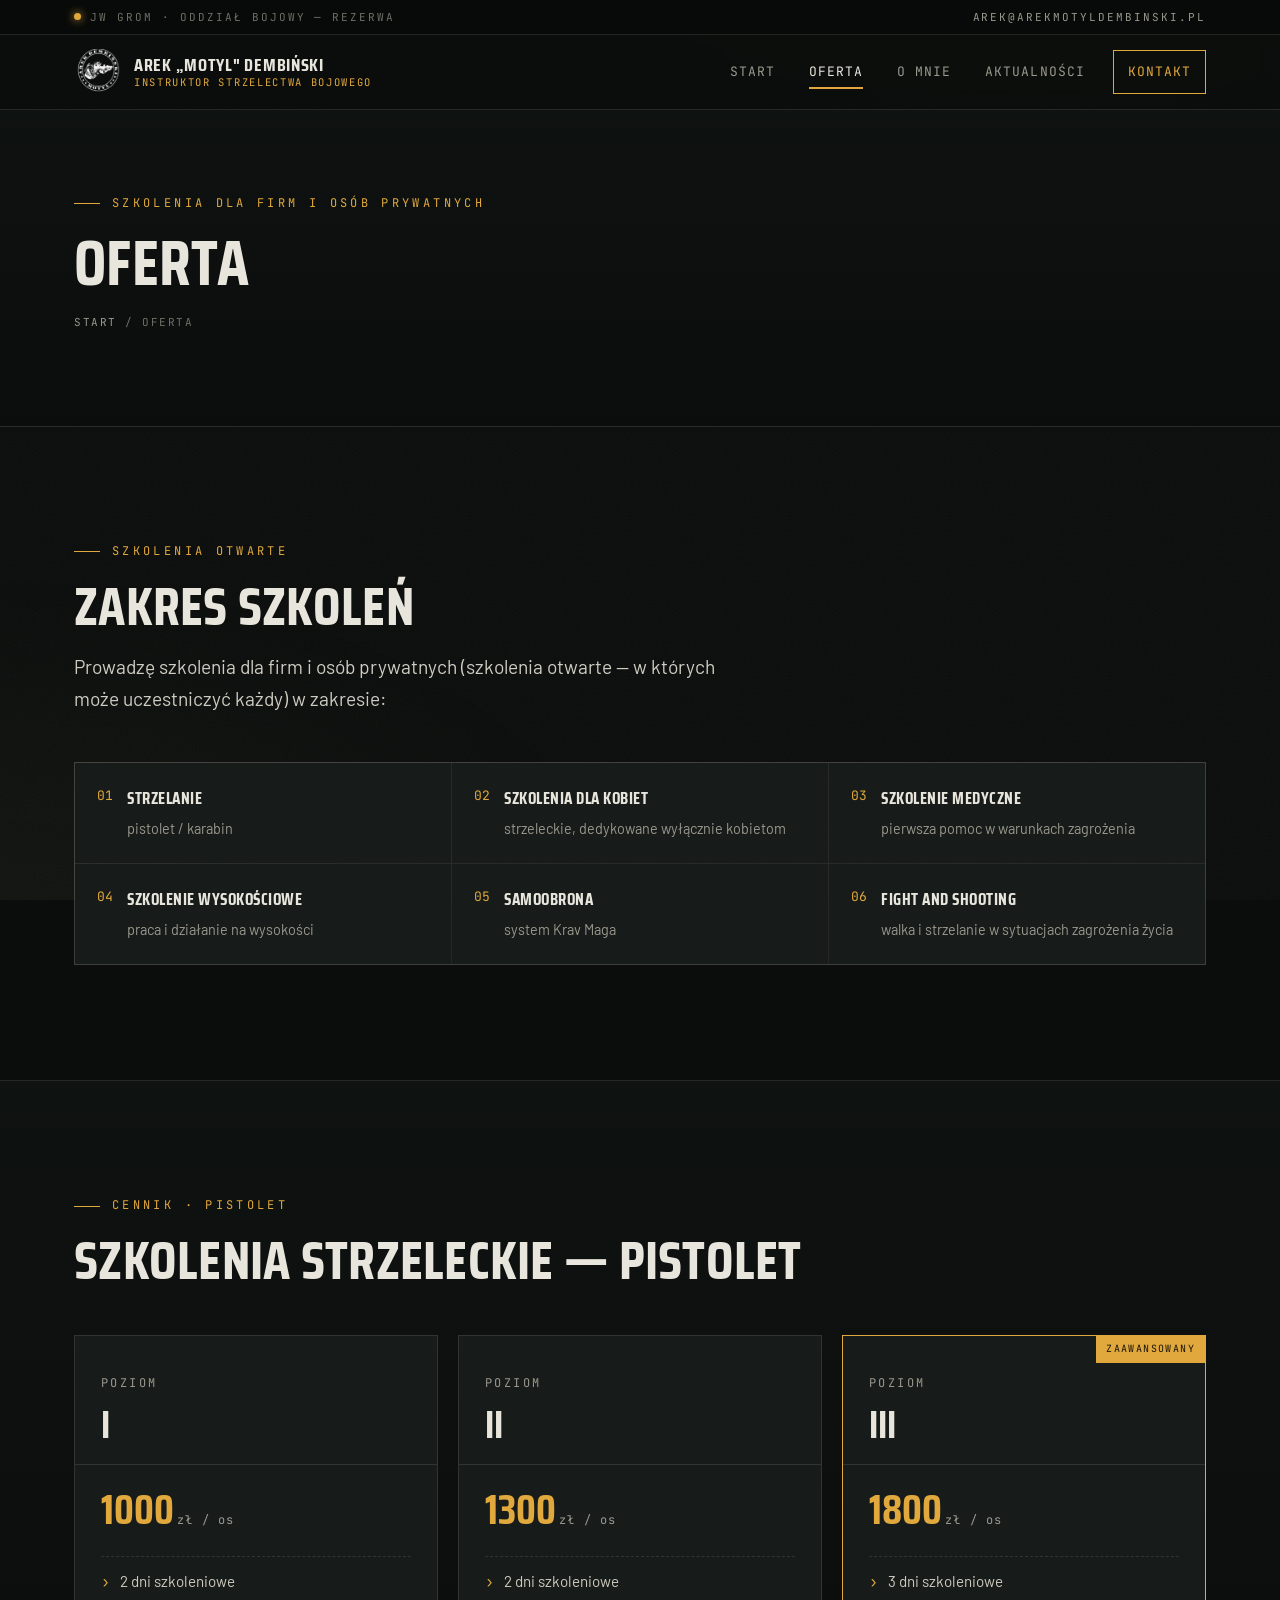
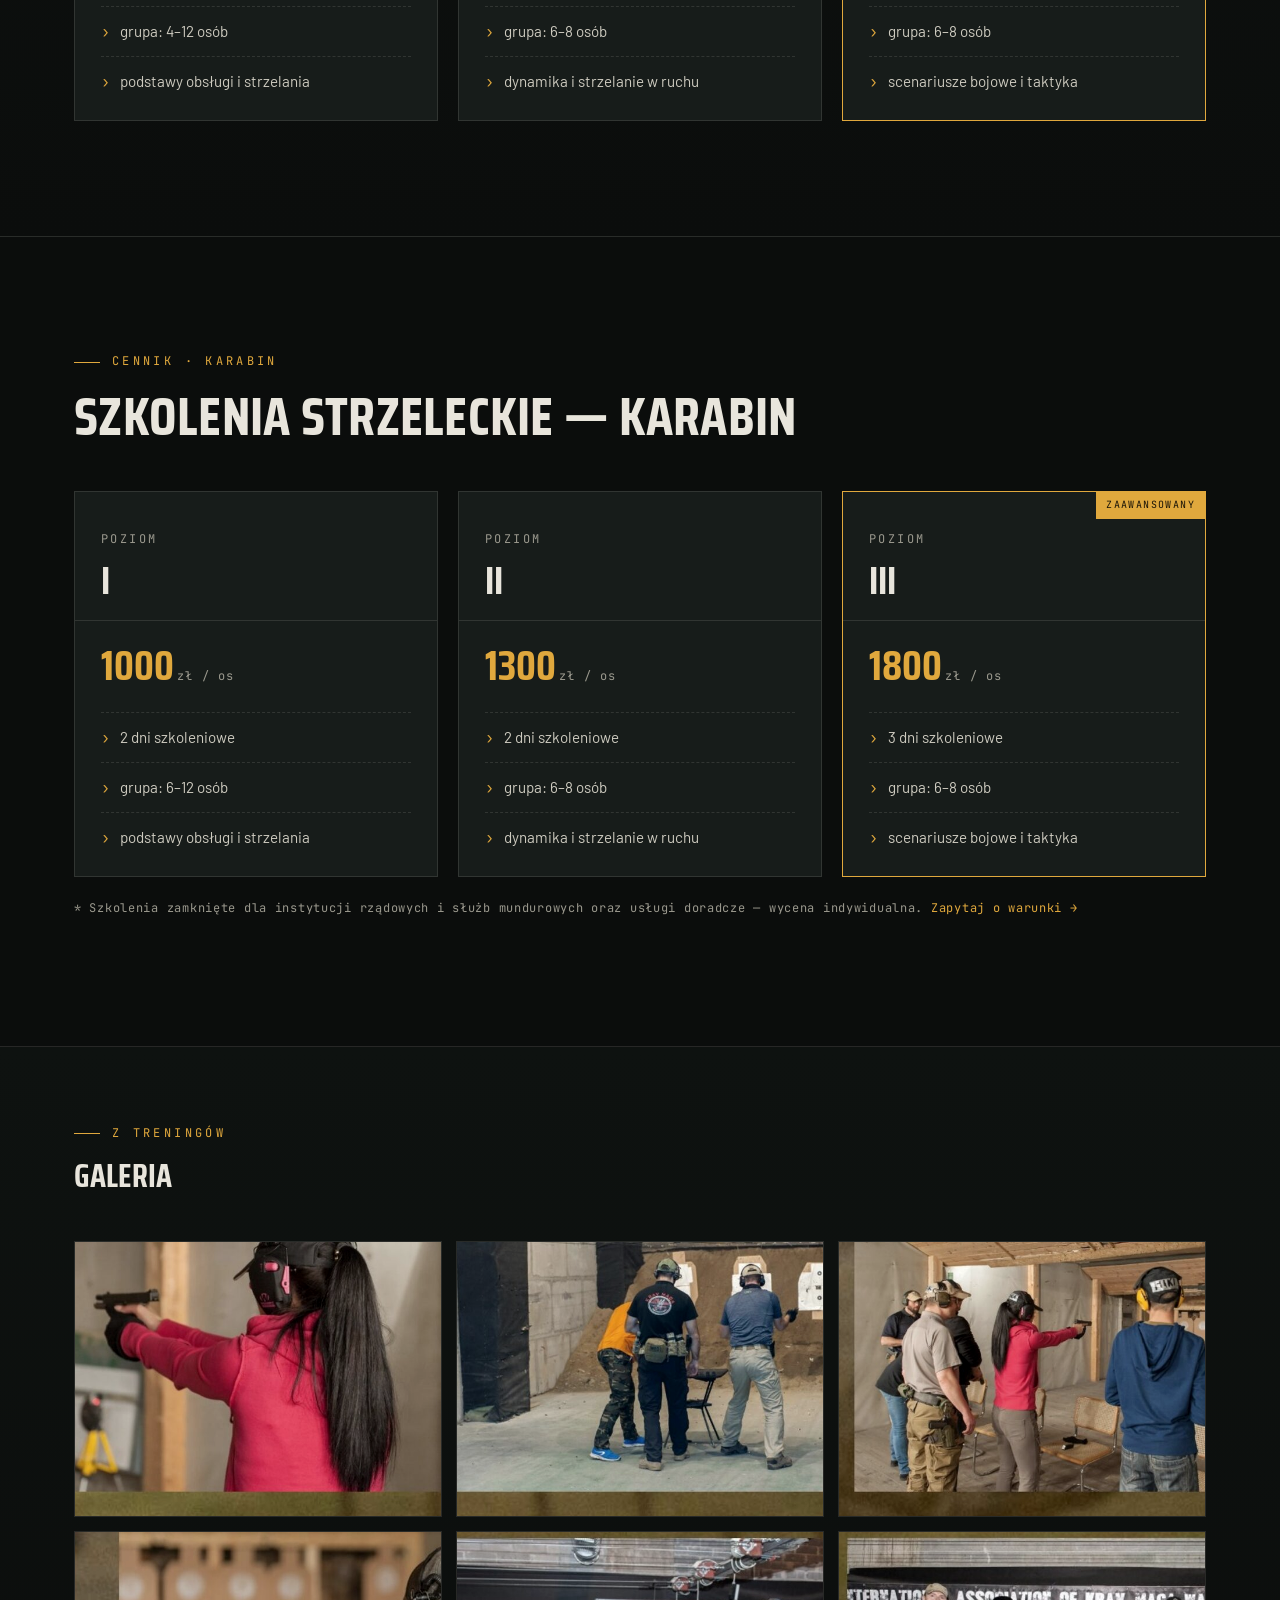
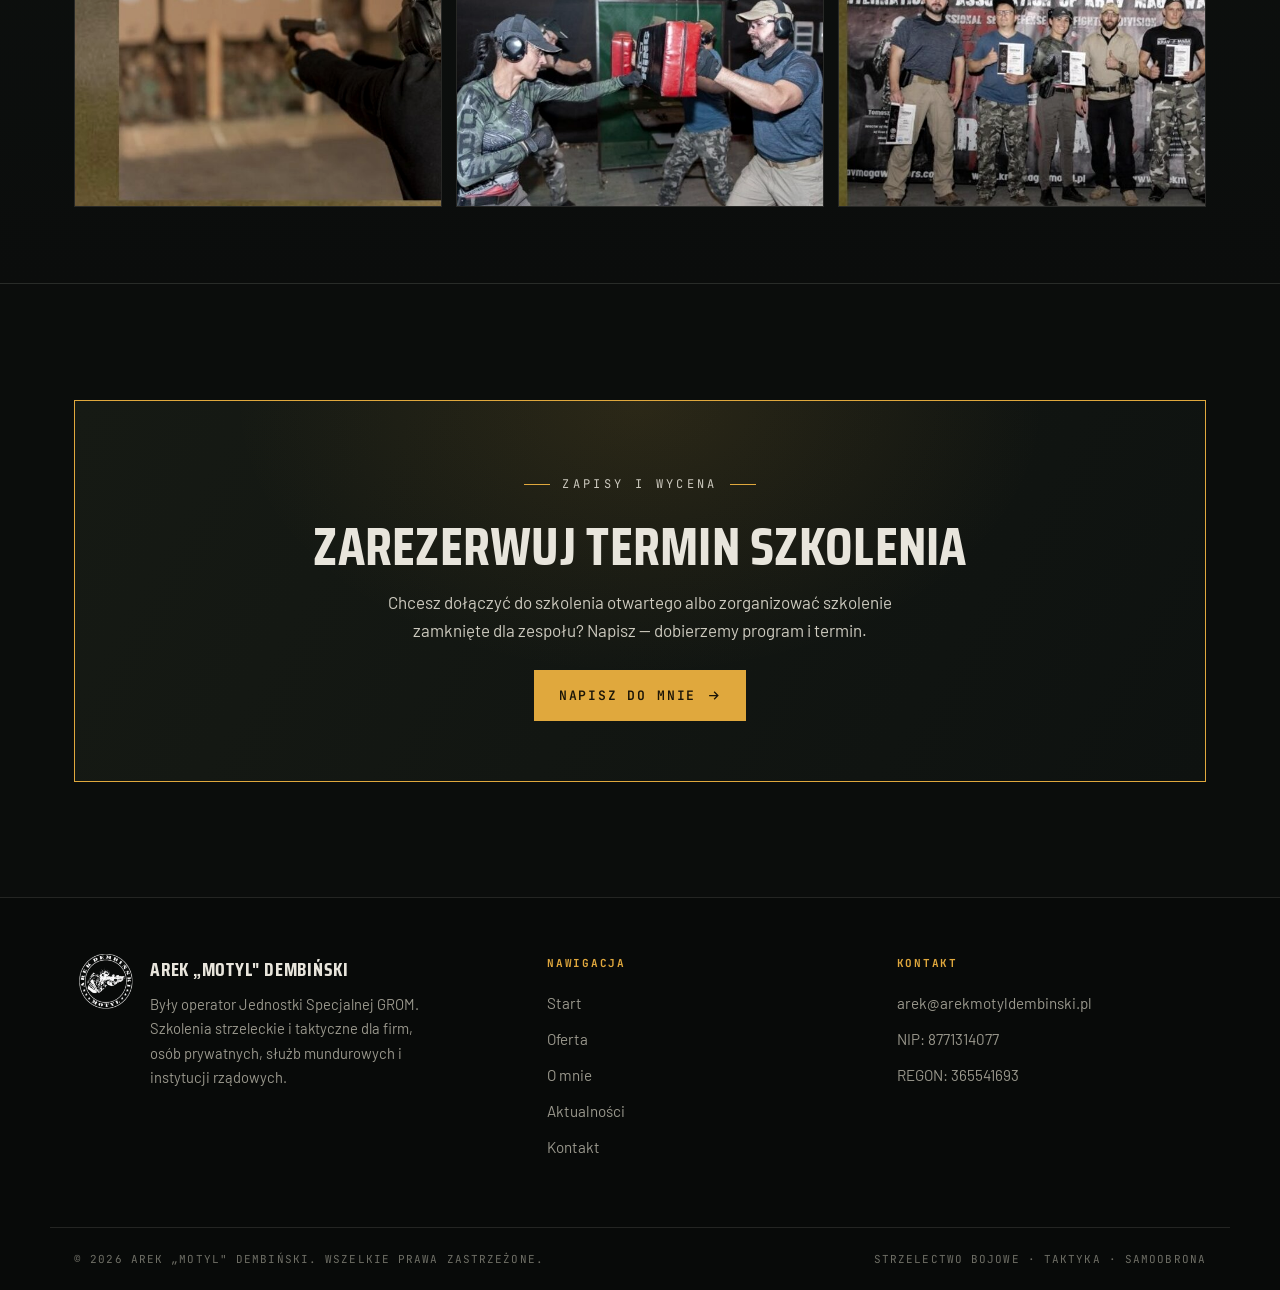
<file: oferta.html>
<!doctype html>
<html lang="pl">
<head>
<meta charset="utf-8">
<meta name="viewport" content="width=device-width, initial-scale=1">
<title>Oferta i cennik — szkolenia strzeleckie | Arek „Motyl" Dembiński</title>
<meta name="description" content="Szkolenia strzeleckie (pistolet, karabin), samoobrona Krav Maga, medycyna pola walki, szkolenia wysokościowe i Fight and Shooting. Cennik szkoleń otwartych — POZIOM I, II, III.">
<link rel="preconnect" href="https://fonts.googleapis.com">
<link rel="preconnect" href="https://fonts.gstatic.com" crossorigin>
<link href="https://fonts.googleapis.com/css2?family=Saira+Condensed:wght@500;600;700;800&family=Barlow:wght@400;500;600&family=JetBrains+Mono:wght@400;500&display=swap" rel="stylesheet">
<link rel="stylesheet" href="css/styles.css">
</head>
<body>

<header class="site-header" id="top">
  <div class="topbar">
    <div class="wrap topbar__inner">
      <span class="topbar__tag">JW GROM · Oddział Bojowy — rezerwa</span>
      <a class="topbar__mail" href="mailto:arek@arekmotyldembinski.pl">arek@arekmotyldembinski.pl</a>
    </div>
  </div>
  <div class="wrap nav">
    <a class="brand" href="index.html" aria-label="Strona główna">
      <img class="brand__mark" src="img/logo-light.png" alt="Logo Arek Motyl Dembiński">
      <span class="brand__txt"><b>Arek „Motyl" Dembiński</b><i>instruktor strzelectwa bojowego</i></span>
    </a>
    <button class="nav__toggle" aria-label="Otwórz menu" aria-expanded="false"><span></span></button>
    <nav class="nav__menu" aria-label="Nawigacja główna">
      <a href="index.html">Start</a>
      <a href="oferta.html" aria-current="page">Oferta</a>
      <a href="o-mnie.html">O mnie</a>
      <a href="aktualnosci.html">Aktualności</a>
      <a href="kontakt.html" class="nav__cta">Kontakt</a>
    </nav>
  </div>
</header>

<main>

  <section class="page-head">
    <div class="wrap page-head__inner reveal">
      <p class="eyebrow">Szkolenia dla firm i osób prywatnych</p>
      <h1>Oferta</h1>
      <p class="crumbs"><a href="index.html">Start</a> / Oferta</p>
    </div>
  </section>

  <!-- ZAKRES -->
  <section class="section">
    <div class="wrap">
      <div class="section__head reveal">
        <p class="eyebrow">Szkolenia otwarte</p>
        <h2 class="h-lg">Zakres szkoleń</h2>
        <p class="lead" style="margin-top:18px">Prowadzę szkolenia dla firm i osób prywatnych (szkolenia otwarte — w których może uczestniczyć każdy) w zakresie:</p>
      </div>
      <div class="scope reveal">
        <div class="scope__item"><span class="k">01</span><p><b>Strzelanie</b><span>pistolet / karabin</span></p></div>
        <div class="scope__item"><span class="k">02</span><p><b>Szkolenia dla kobiet</b><span>strzeleckie, dedykowane wyłącznie kobietom</span></p></div>
        <div class="scope__item"><span class="k">03</span><p><b>Szkolenie medyczne</b><span>pierwsza pomoc w warunkach zagrożenia</span></p></div>
        <div class="scope__item"><span class="k">04</span><p><b>Szkolenie wysokościowe</b><span>praca i działanie na wysokości</span></p></div>
        <div class="scope__item"><span class="k">05</span><p><b>Samoobrona</b><span>system Krav Maga</span></p></div>
        <div class="scope__item"><span class="k">06</span><p><b>Fight and Shooting</b><span>walka i strzelanie w sytuacjach zagrożenia życia</span></p></div>
      </div>
    </div>
  </section>

  <!-- CENNIK PISTOLET -->
  <section class="section section--panel">
    <div class="wrap">
      <div class="section__head reveal">
        <p class="eyebrow">Cennik · pistolet</p>
        <h2 class="h-lg">Szkolenia strzeleckie — pistolet</h2>
      </div>
      <div class="pricing reveal">
        <article class="tier">
          <div class="tier__top"><p class="tier__lvl">Poziom</p><h3 class="tier__name">I</h3></div>
          <div class="tier__price"><b>1000</b> <span>zł / os</span></div>
          <ul class="tier__meta"><li>2 dni szkoleniowe</li><li>grupa: 4–12 osób</li><li>podstawy obsługi i strzelania</li></ul>
        </article>
        <article class="tier">
          <div class="tier__top"><p class="tier__lvl">Poziom</p><h3 class="tier__name">II</h3></div>
          <div class="tier__price"><b>1300</b> <span>zł / os</span></div>
          <ul class="tier__meta"><li>2 dni szkoleniowe</li><li>grupa: 6–8 osób</li><li>dynamika i strzelanie w ruchu</li></ul>
        </article>
        <article class="tier tier--feat">
          <div class="tier__top"><span class="tier__tag">Zaawansowany</span><p class="tier__lvl">Poziom</p><h3 class="tier__name">III</h3></div>
          <div class="tier__price"><b>1800</b> <span>zł / os</span></div>
          <ul class="tier__meta"><li>3 dni szkoleniowe</li><li>grupa: 6–8 osób</li><li>scenariusze bojowe i taktyka</li></ul>
        </article>
      </div>
    </div>
  </section>

  <!-- CENNIK KARABIN -->
  <section class="section">
    <div class="wrap">
      <div class="section__head reveal">
        <p class="eyebrow">Cennik · karabin</p>
        <h2 class="h-lg">Szkolenia strzeleckie — karabin</h2>
      </div>
      <div class="pricing reveal">
        <article class="tier">
          <div class="tier__top"><p class="tier__lvl">Poziom</p><h3 class="tier__name">I</h3></div>
          <div class="tier__price"><b>1000</b> <span>zł / os</span></div>
          <ul class="tier__meta"><li>2 dni szkoleniowe</li><li>grupa: 6–12 osób</li><li>podstawy obsługi i strzelania</li></ul>
        </article>
        <article class="tier">
          <div class="tier__top"><p class="tier__lvl">Poziom</p><h3 class="tier__name">II</h3></div>
          <div class="tier__price"><b>1300</b> <span>zł / os</span></div>
          <ul class="tier__meta"><li>2 dni szkoleniowe</li><li>grupa: 6–8 osób</li><li>dynamika i strzelanie w ruchu</li></ul>
        </article>
        <article class="tier tier--feat">
          <div class="tier__top"><span class="tier__tag">Zaawansowany</span><p class="tier__lvl">Poziom</p><h3 class="tier__name">III</h3></div>
          <div class="tier__price"><b>1800</b> <span>zł / os</span></div>
          <ul class="tier__meta"><li>3 dni szkoleniowe</li><li>grupa: 6–8 osób</li><li>scenariusze bojowe i taktyka</li></ul>
        </article>
      </div>
      <p class="muted" style="font-family:var(--ff-mono);font-size:12px;letter-spacing:.06em;margin-top:22px">* Szkolenia zamknięte dla instytucji rządowych i służb mundurowych oraz usługi doradcze — wycena indywidualna. <a class="amber" href="kontakt.html">Zapytaj o warunki →</a></p>
    </div>
  </section>

  <!-- GALERIA -->
  <section class="section section--tight section--panel">
    <div class="wrap">
      <div class="section__head reveal"><p class="eyebrow">Z treningów</p><h2 class="h-md">Galeria</h2></div>
      <div class="gallery reveal">
        <a href="img/trening1.jpg"><img src="img/trening1.jpg" alt="Szkolenie strzeleckie — pistolet"></a>
        <a href="img/trening5.jpg"><img src="img/trening5.jpg" alt="Szkolenie grupowe na strzelnicy"></a>
        <a href="img/trening6.jpg"><img src="img/trening6.jpg" alt="Trening na strzelnicy krytej"></a>
        <a href="img/trening2.jpg"><img src="img/trening2.jpg" alt="Szkolenie strzeleckie dla kobiet"></a>
        <a href="img/trening3.jpg"><img src="img/trening3.jpg" alt="Fight and Shooting — walka i strzelanie"></a>
        <a href="img/trening4.jpg"><img src="img/trening4.jpg" alt="Uczestnicy szkolenia Krav Maga"></a>
      </div>
    </div>
  </section>

  <!-- CTA -->
  <section class="section">
    <div class="wrap">
      <div class="cta-band reveal">
        <p class="eyebrow eyebrow--c">Zapisy i wycena</p>
        <h2 class="h-lg">Zarezerwuj termin szkolenia</h2>
        <p>Chcesz dołączyć do szkolenia otwartego albo zorganizować szkolenie zamknięte dla zespołu? Napisz — dobierzemy program i termin.</p>
        <a class="btn btn--primary" href="kontakt.html">Napisz do mnie
          <svg viewBox="0 0 24 24" fill="none" stroke="currentColor" stroke-width="2"><path d="M5 12h14M13 6l6 6-6 6"/></svg>
        </a>
      </div>
    </div>
  </section>

</main>

<footer class="site-footer">
  <div class="wrap footer__grid">
    <div class="footer__brand">
      <img class="footer__mark" src="img/logo-light.png" alt="Logo Arek Motyl Dembiński">
      <div>
        <strong style="font-family:var(--ff-disp);font-size:1.2rem;letter-spacing:.04em;text-transform:uppercase">Arek „Motyl" Dembiński</strong>
        <p>Były operator Jednostki Specjalnej GROM. Szkolenia strzeleckie i taktyczne dla firm, osób prywatnych, służb mundurowych i instytucji rządowych.</p>
      </div>
    </div>
    <div class="footer__col">
      <h4>Nawigacja</h4>
      <a href="index.html">Start</a>
      <a href="oferta.html">Oferta</a>
      <a href="o-mnie.html">O mnie</a>
      <a href="aktualnosci.html">Aktualności</a>
      <a href="kontakt.html">Kontakt</a>
    </div>
    <div class="footer__col">
      <h4>Kontakt</h4>
      <a href="mailto:arek@arekmotyldembinski.pl">arek@arekmotyldembinski.pl</a>
      <p>NIP: 8771314077</p>
      <p>REGON: 365541693</p>
    </div>
  </div>
  <div class="wrap footer__base">
    <span>© <span data-year>2026</span> Arek „Motyl" Dembiński. Wszelkie prawa zastrzeżone.</span>
    <span>Strzelectwo bojowe · Taktyka · Samoobrona</span>
  </div>
</footer>

<script src="js/main.js"></script>
</body>
</html>
</file>
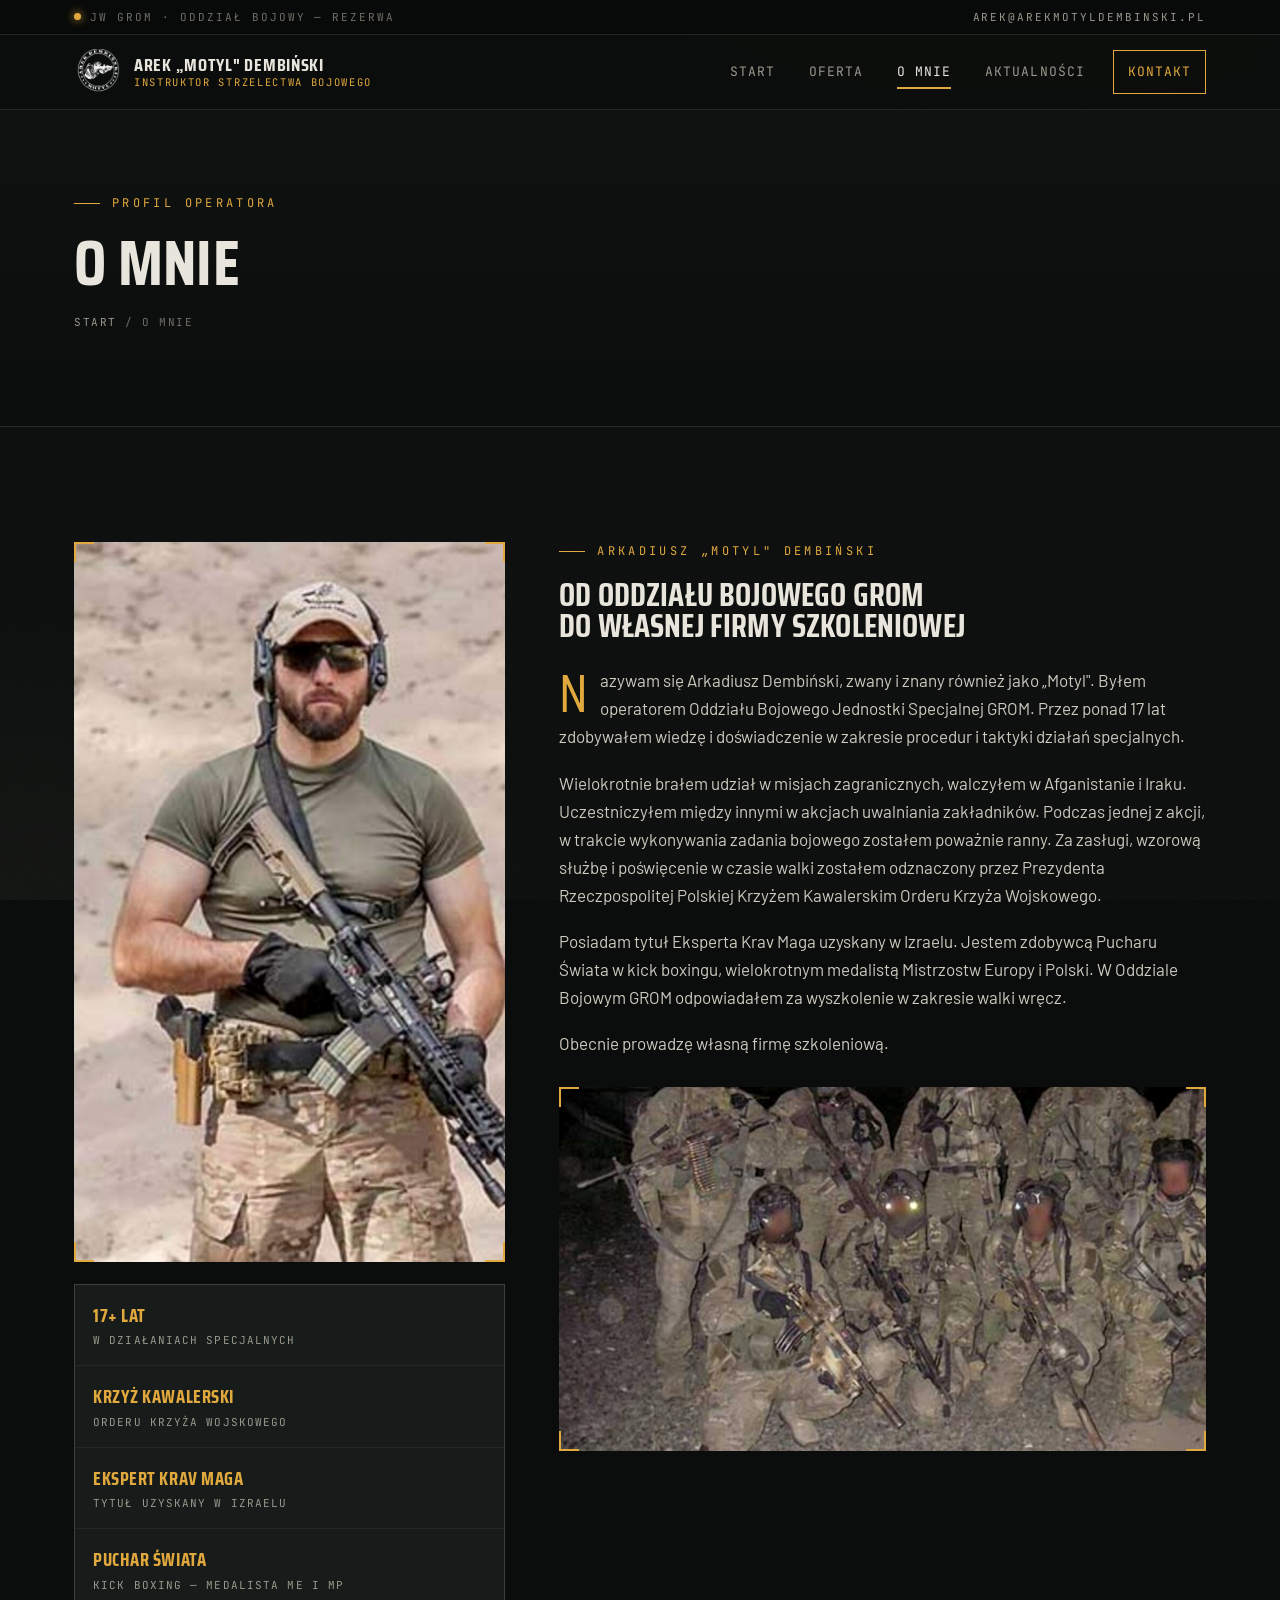
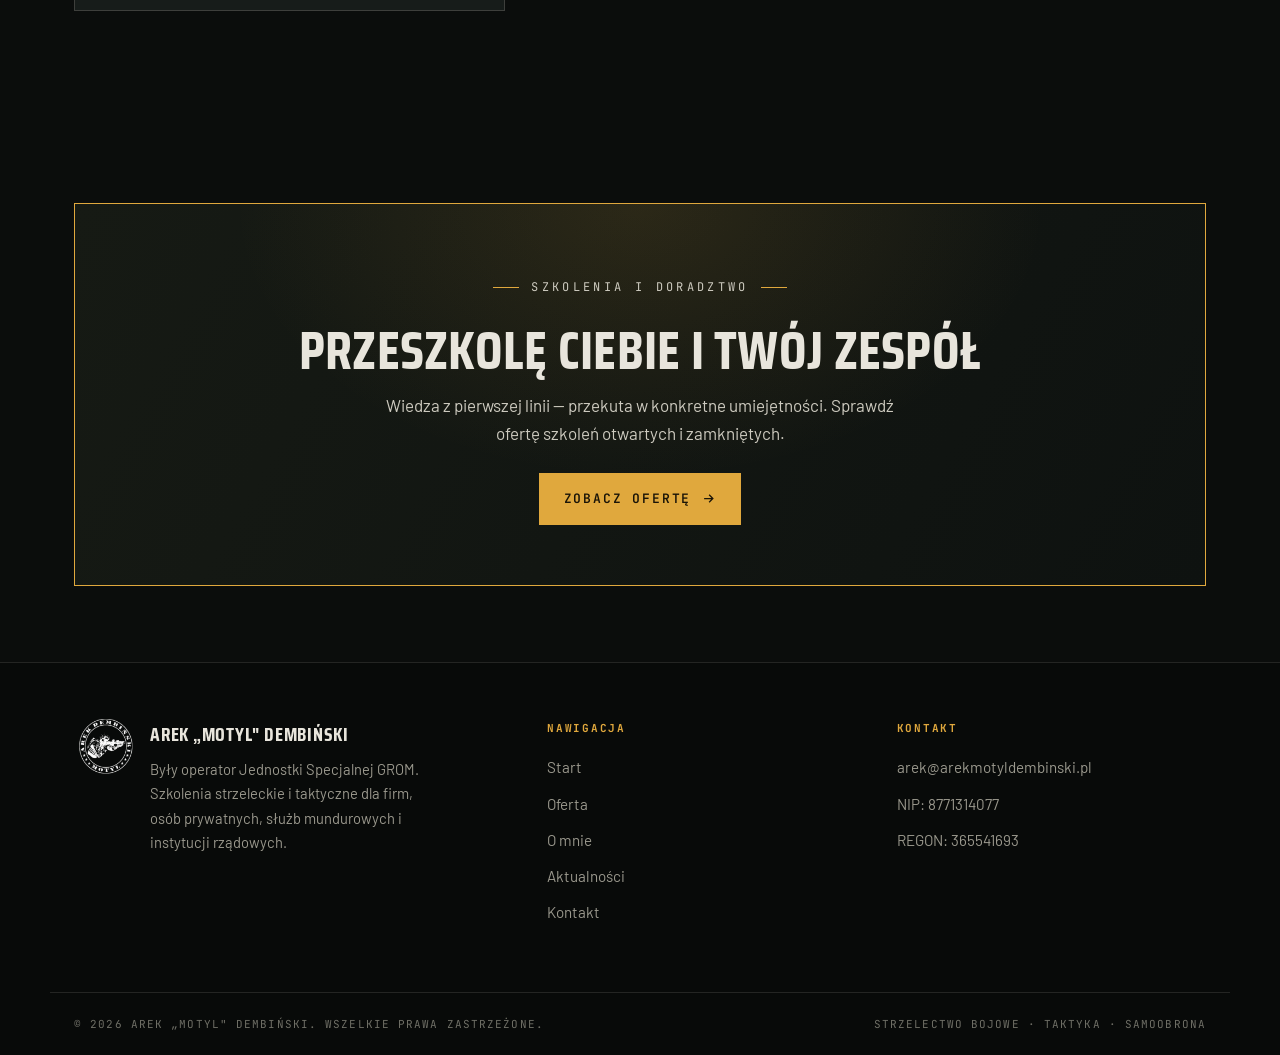
<file: site/o-mnie.html>
<!doctype html>
<html lang="pl">
<head>
<meta charset="utf-8">
<meta name="viewport" content="width=device-width, initial-scale=1">
<title>O mnie — Arek „Motyl" Dembiński | operator GROM</title>
<meta name="description" content="Arkadiusz „Motyl" Dembiński — operator Oddziału Bojowego Jednostki Specjalnej GROM, weteran Afganistanu i Iraku, odznaczony Krzyżem Kawalerskim Orderu Krzyża Wojskowego, Ekspert Krav Maga.">
<link rel="preconnect" href="https://fonts.googleapis.com">
<link rel="preconnect" href="https://fonts.gstatic.com" crossorigin>
<link href="https://fonts.googleapis.com/css2?family=Saira+Condensed:wght@500;600;700;800&family=Barlow:wght@400;500;600&family=JetBrains+Mono:wght@400;500&display=swap" rel="stylesheet">
<link rel="stylesheet" href="css/styles.css">
</head>
<body>

<header class="site-header" id="top">
  <div class="topbar">
    <div class="wrap topbar__inner">
      <span class="topbar__tag">JW GROM · Oddział Bojowy — rezerwa</span>
      <a class="topbar__mail" href="mailto:arek@arekmotyldembinski.pl">arek@arekmotyldembinski.pl</a>
    </div>
  </div>
  <div class="wrap nav">
    <a class="brand" href="index.html" aria-label="Strona główna">
      <img class="brand__mark" src="img/logo-light.png" alt="Logo Arek Motyl Dembiński">
      <span class="brand__txt"><b>Arek „Motyl" Dembiński</b><i>instruktor strzelectwa bojowego</i></span>
    </a>
    <button class="nav__toggle" aria-label="Otwórz menu" aria-expanded="false"><span></span></button>
    <nav class="nav__menu" aria-label="Nawigacja główna">
      <a href="index.html">Start</a>
      <a href="oferta.html">Oferta</a>
      <a href="o-mnie.html" aria-current="page">O mnie</a>
      <a href="aktualnosci.html">Aktualności</a>
      <a href="kontakt.html" class="nav__cta">Kontakt</a>
    </nav>
  </div>
</header>

<main>

  <section class="page-head">
    <div class="wrap page-head__inner reveal">
      <p class="eyebrow">Profil operatora</p>
      <h1>O mnie</h1>
      <p class="crumbs"><a href="index.html">Start</a> / O mnie</p>
    </div>
  </section>

  <section class="section">
    <div class="wrap about">
      <div class="about__media reveal">
        <span class="frame"><img src="img/portret.jpg" alt="Arkadiusz „Motyl" Dembiński w wyposażeniu taktycznym"></span>
        <div class="about__badges">
          <div class="about__badge"><b>17+ lat</b><span>w działaniach specjalnych</span></div>
          <div class="about__badge"><b>Krzyż Kawalerski</b><span>Orderu Krzyża Wojskowego</span></div>
          <div class="about__badge"><b>Ekspert Krav Maga</b><span>tytuł uzyskany w Izraelu</span></div>
          <div class="about__badge"><b>Puchar Świata</b><span>kick boxing — medalista ME i MP</span></div>
        </div>
      </div>

      <div class="about__content reveal">
        <p class="eyebrow">Arkadiusz „Motyl" Dembiński</p>
        <h2 class="h-md" style="margin-bottom:24px">Od Oddziału Bojowego GROM<br>do własnej firmy szkoleniowej</h2>
        <div class="prose">
          <p>Nazywam się Arkadiusz Dembiński, zwany i znany również jako „Motyl". Byłem operatorem Oddziału Bojowego Jednostki Specjalnej GROM. Przez ponad 17 lat zdobywałem wiedzę i doświadczenie w zakresie procedur i taktyki działań specjalnych.</p>
          <p>Wielokrotnie brałem udział w misjach zagranicznych, walczyłem w Afganistanie i Iraku. Uczestniczyłem między innymi w akcjach uwalniania zakładników. Podczas jednej z akcji, w trakcie wykonywania zadania bojowego zostałem poważnie ranny. Za zasługi, wzorową służbę i poświęcenie w czasie walki zostałem odznaczony przez Prezydenta Rzeczpospolitej Polskiej Krzyżem Kawalerskim Orderu Krzyża Wojskowego.</p>
          <p>Posiadam tytuł Eksperta Krav Maga uzyskany w Izraelu. Jestem zdobywcą Pucharu Świata w kick boxingu, wielokrotnym medalistą Mistrzostw Europy i Polski. W Oddziale Bojowym GROM odpowiadałem za wyszkolenie w zakresie walki wręcz.</p>
          <p>Obecnie prowadzę własną firmę szkoleniową.</p>
        </div>

        <div class="about__team">
          <span class="frame"><img src="img/zespol.jpg" alt="Zespół operatorów podczas misji"></span>
        </div>
      </div>
    </div>
  </section>

  <section class="section section--tight">
    <div class="wrap">
      <div class="cta-band reveal">
        <p class="eyebrow eyebrow--c">Szkolenia i doradztwo</p>
        <h2 class="h-lg">Przeszkolę Ciebie i Twój zespół</h2>
        <p>Wiedza z pierwszej linii — przekuta w konkretne umiejętności. Sprawdź ofertę szkoleń otwartych i zamkniętych.</p>
        <a class="btn btn--primary" href="oferta.html">Zobacz ofertę
          <svg viewBox="0 0 24 24" fill="none" stroke="currentColor" stroke-width="2"><path d="M5 12h14M13 6l6 6-6 6"/></svg>
        </a>
      </div>
    </div>
  </section>

</main>

<footer class="site-footer">
  <div class="wrap footer__grid">
    <div class="footer__brand">
      <img class="footer__mark" src="img/logo-light.png" alt="Logo Arek Motyl Dembiński">
      <div>
        <strong style="font-family:var(--ff-disp);font-size:1.2rem;letter-spacing:.04em;text-transform:uppercase">Arek „Motyl" Dembiński</strong>
        <p>Były operator Jednostki Specjalnej GROM. Szkolenia strzeleckie i taktyczne dla firm, osób prywatnych, służb mundurowych i instytucji rządowych.</p>
      </div>
    </div>
    <div class="footer__col">
      <h4>Nawigacja</h4>
      <a href="index.html">Start</a>
      <a href="oferta.html">Oferta</a>
      <a href="o-mnie.html">O mnie</a>
      <a href="aktualnosci.html">Aktualności</a>
      <a href="kontakt.html">Kontakt</a>
    </div>
    <div class="footer__col">
      <h4>Kontakt</h4>
      <a href="mailto:arek@arekmotyldembinski.pl">arek@arekmotyldembinski.pl</a>
      <p>NIP: 8771314077</p>
      <p>REGON: 365541693</p>
    </div>
  </div>
  <div class="wrap footer__base">
    <span>© <span data-year>2026</span> Arek „Motyl" Dembiński. Wszelkie prawa zastrzeżone.</span>
    <span>Strzelectwo bojowe · Taktyka · Samoobrona</span>
  </div>
</footer>

<script src="js/main.js"></script>
</body>
</html>
</file>
<file: css/styles.css>
/* ============================================================
   AREK „MOTYL" DEMBIŃSKI — instruktor strzelectwa bojowego
   System wizualny: mroczny / taktyczny (dossier + HUD)
   ============================================================ */

:root{
  /* baza */
  --bg:        #0b0d0c;
  --bg-grain:  #0e110f;
  --panel:     #14181699;
  --panel-2:   #171c1a;
  --panel-3:   #1d2421;
  /* odcienie wojskowe */
  --green:     #39422f;
  --green-2:   #4e5940;
  --tan:       #b89a6b;   /* coyote / FDE */
  --tan-dim:   #8a7553;
  /* akcent */
  --amber:     #e0a83d;
  --amber-2:   #f1c469;
  --amber-deep:#bd831c;
  /* tekst */
  --bone:      #e8e5dc;
  --muted:     #9a988d;
  --faint:     #6f6f66;
  /* linie */
  --line:      rgba(232,229,220,.12);
  --line-2:    rgba(232,229,220,.22);
  /* miary */
  --wrap: 1180px;
  --r: 0px;            /* ostre rogi */
  --ff-disp: "Saira Condensed", Impact, sans-serif;
  --ff-body: "Barlow", system-ui, sans-serif;
  --ff-mono: "JetBrains Mono", ui-monospace, monospace;
}

*,*::before,*::after{ box-sizing:border-box; }

html{ scroll-behavior:smooth; }
@media (prefers-reduced-motion: reduce){ html{ scroll-behavior:auto; } }

body{
  margin:0;
  background:var(--bg);
  color:var(--bone);
  font-family:var(--ff-body);
  font-size:17px;
  line-height:1.65;
  -webkit-font-smoothing:antialiased;
  text-rendering:optimizeLegibility;
  overflow-x:hidden;
}

/* ziarno / atmosfera */
body::before{
  content:"";
  position:fixed; inset:0; z-index:0; pointer-events:none;
  background:
    radial-gradient(120% 80% at 80% -10%, rgba(224,168,61,.06), transparent 60%),
    radial-gradient(80% 60% at 0% 100%, rgba(78,89,64,.10), transparent 60%);
}
body::after{
  content:"";
  position:fixed; inset:0; z-index:0; pointer-events:none; opacity:.045;
  background-image:url("data:image/svg+xml,%3Csvg xmlns='http://www.w3.org/2000/svg' width='160' height='160'%3E%3Cfilter id='n'%3E%3CfeTurbulence type='fractalNoise' baseFrequency='0.9' numOctaves='2'/%3E%3C/filter%3E%3Crect width='100%25' height='100%25' filter='url(%23n)'/%3E%3C/svg%3E");
}
main, .site-header, .site-footer{ position:relative; z-index:1; }

img{ max-width:100%; display:block; }
a{ color:inherit; text-decoration:none; }

.wrap{ width:100%; max-width:var(--wrap); margin-inline:auto; padding-inline:24px; }

/* ---------- Typografia / nagłówki ---------- */
.eyebrow{
  font-family:var(--ff-mono);
  font-size:12px; letter-spacing:.28em; text-transform:uppercase;
  color:var(--amber); margin:0 0 18px;
  display:flex; align-items:center; gap:12px;
}
.eyebrow::before{ content:""; width:26px; height:1px; background:var(--amber); flex:none; }
.eyebrow--c{ justify-content:center; }
.eyebrow--c::after{ content:""; width:26px; height:1px; background:var(--amber); }

h1,h2,h3{ font-family:var(--ff-disp); font-weight:700; line-height:.98; text-transform:uppercase; margin:0; letter-spacing:.005em; }
.h-xl{ font-size:clamp(2.7rem, 7vw, 5.6rem); }
.h-lg{ font-size:clamp(2.1rem, 4.6vw, 3.4rem); }
.h-md{ font-size:clamp(1.5rem, 2.6vw, 2rem); }
.lead{ font-size:clamp(1.05rem,1.6vw,1.2rem); color:#cfccc2; max-width:60ch; }
.muted{ color:var(--muted); }
.amber{ color:var(--amber); }
.tan{ color:var(--tan); }

/* ---------- Przyciski ---------- */
.btn{
  --bc:var(--amber);
  display:inline-flex; align-items:center; gap:10px;
  font-family:var(--ff-mono); font-size:13px; letter-spacing:.14em; text-transform:uppercase;
  padding:14px 24px; border:1px solid var(--bc); color:var(--bone);
  background:transparent; cursor:pointer; transition:.22s ease;
  position:relative;
}
.btn svg{ width:15px; height:15px; }
.btn--primary{ background:var(--amber); color:#1a1407; border-color:var(--amber); font-weight:600; }
.btn--primary:hover{ background:var(--amber-2); border-color:var(--amber-2); transform:translateY(-2px); }
.btn--ghost:hover{ background:rgba(224,168,61,.10); transform:translateY(-2px); }
.btn:focus-visible{ outline:2px solid var(--amber-2); outline-offset:3px; }

/* ---------- Sekcje ---------- */
.section{ padding:clamp(64px,9vw,120px) 0; }
.section--tight{ padding:clamp(48px,6vw,80px) 0; }
.section--panel{ background:linear-gradient(180deg,#0e1210,#0b0d0c); border-block:1px solid var(--line); }
.section__head{ margin-bottom:48px; }
.section__head--c{ text-align:center; }
.section__head--c .eyebrow{ justify-content:center; }
.section__head--c .eyebrow::after{ content:""; width:26px; height:1px; background:var(--amber); }

/* ramka celownicza (HUD) */
.frame{ position:relative; display:block; }
.frame img{ width:100%; height:100%; object-fit:cover; display:block; filter:contrast(1.05) saturate(.9); }
.frame::after{
  content:""; position:absolute; inset:0; pointer-events:none;
  --t:20px; --w:2px; --c:var(--amber);
  background:
    linear-gradient(var(--c),var(--c)) 0 0/var(--t) var(--w) no-repeat,
    linear-gradient(var(--c),var(--c)) 0 0/var(--w) var(--t) no-repeat,
    linear-gradient(var(--c),var(--c)) 100% 0/var(--t) var(--w) no-repeat,
    linear-gradient(var(--c),var(--c)) 100% 0/var(--w) var(--t) no-repeat,
    linear-gradient(var(--c),var(--c)) 0 100%/var(--t) var(--w) no-repeat,
    linear-gradient(var(--c),var(--c)) 0 100%/var(--w) var(--t) no-repeat,
    linear-gradient(var(--c),var(--c)) 100% 100%/var(--t) var(--w) no-repeat,
    linear-gradient(var(--c),var(--c)) 100% 100%/var(--w) var(--t) no-repeat;
}

/* =====================================================
   NAGŁÓWEK
   ===================================================== */
.site-header{ position:sticky; top:0; z-index:50; background:rgba(11,13,12,.86); backdrop-filter:blur(10px); border-bottom:1px solid var(--line); }
.topbar{ border-bottom:1px solid var(--line); background:#080a09; }
.topbar__inner{ display:flex; justify-content:space-between; align-items:center; height:34px;
  font-family:var(--ff-mono); font-size:11px; letter-spacing:.18em; text-transform:uppercase; color:var(--faint); }
.topbar__tag{ display:flex; align-items:center; gap:9px; }
.topbar__tag::before{ content:""; width:7px; height:7px; background:var(--amber); border-radius:50%; box-shadow:0 0 8px var(--amber); }
.topbar__mail{ color:var(--muted); transition:.2s; }
.topbar__mail:hover{ color:var(--amber); }

.nav{ display:flex; align-items:center; justify-content:space-between; height:74px; }
.brand{ display:flex; align-items:center; gap:14px; }
.brand__mark{ width:46px; height:46px; flex:none; }
.brand__txt{ display:flex; flex-direction:column; line-height:1; }
.brand__txt b{ font-family:var(--ff-disp); font-weight:700; font-size:18px; letter-spacing:.04em; text-transform:uppercase; }
.brand__txt i{ font-family:var(--ff-mono); font-style:normal; font-size:10.5px; letter-spacing:.16em; text-transform:uppercase; color:var(--amber); margin-top:3px; }

.nav__menu{ display:flex; align-items:center; gap:6px; }
.nav__menu a{
  font-family:var(--ff-mono); font-size:13px; letter-spacing:.08em; text-transform:uppercase;
  padding:10px 14px; color:var(--muted); transition:.2s; position:relative;
}
.nav__menu a:hover{ color:var(--bone); }
.nav__menu a[aria-current="page"]{ color:var(--bone); }
.nav__menu a[aria-current="page"]::after{ content:""; position:absolute; left:14px; right:14px; bottom:4px; height:2px; background:var(--amber); }
.nav__cta{ border:1px solid var(--amber); color:var(--amber)!important; margin-left:8px; }
.nav__cta:hover{ background:var(--amber); color:#1a1407!important; }

.nav__toggle{ display:none; width:44px; height:40px; background:transparent; border:1px solid var(--line-2); cursor:pointer; position:relative; }
.nav__toggle span,.nav__toggle span::before,.nav__toggle span::after{
  content:""; position:absolute; left:11px; width:22px; height:2px; background:var(--bone); transition:.25s; }
.nav__toggle span{ top:19px; }
.nav__toggle span::before{ top:-7px; } .nav__toggle span::after{ top:7px; }
.nav__toggle[aria-expanded="true"] span{ background:transparent; }
.nav__toggle[aria-expanded="true"] span::before{ top:0; transform:rotate(45deg); }
.nav__toggle[aria-expanded="true"] span::after{ top:0; transform:rotate(-45deg); }

/* =====================================================
   HERO (strona główna)
   ===================================================== */
.hero{ position:relative; overflow:hidden; border-bottom:1px solid var(--line); }
.hero__bg{ position:absolute; inset:0; z-index:0; }
.hero__bg img{ width:100%; height:100%; object-fit:cover; opacity:.32; filter:grayscale(.25) contrast(1.05); }
.hero__bg::after{ content:""; position:absolute; inset:0;
  background:linear-gradient(90deg,#0b0d0c 18%,rgba(11,13,12,.55) 60%,rgba(11,13,12,.85)),
             linear-gradient(180deg,rgba(11,13,12,.5),transparent 30%,#0b0d0c); }
.hero__grid{ position:relative; z-index:1; display:grid; grid-template-columns:1.25fr .85fr; gap:48px; align-items:center;
  padding-block:clamp(56px,8vw,104px); }
.hero__role{ font-family:var(--ff-mono); font-size:13px; letter-spacing:.22em; text-transform:uppercase; color:var(--amber); }
.hero h1{ margin:18px 0 10px; }
.hero h1 .ln{ display:block; }
.hero h1 .ln--accent{ color:var(--amber); }
.hero__sub{ font-family:var(--ff-disp); font-weight:600; text-transform:uppercase; font-size:clamp(1.1rem,2vw,1.5rem); letter-spacing:.06em; color:var(--tan); }
.hero__lead{ margin:22px 0 30px; max-width:52ch; color:#cdcabf; }
.hero__cta{ display:flex; flex-wrap:wrap; gap:14px; }
.hero__media{ position:relative; }
.hero__media .frame{ aspect-ratio:3/4; max-width:380px; margin-inline:auto; }
.hero__stamp{ position:absolute; top:14px; left:14px; z-index:3; font-family:var(--ff-mono); font-size:10px; letter-spacing:.18em;
  color:var(--amber); border:1px solid var(--amber); padding:6px 10px; text-transform:uppercase; white-space:nowrap; background:#0b0d0ce6; }

/* listwa danych pod hero */
.statbar{ position:relative; z-index:1; border-top:1px solid var(--line); }
.statbar__grid{ display:grid; grid-template-columns:repeat(4,1fr); }
.statbar__item{ padding:22px 24px; border-left:1px solid var(--line); }
.statbar__item:first-child{ border-left:0; }
.statbar__n{ font-family:var(--ff-disp); font-size:2.2rem; line-height:1; color:var(--bone); }
.statbar__n b{ color:var(--amber); }
.statbar__l{ font-family:var(--ff-mono); font-size:11px; letter-spacing:.14em; text-transform:uppercase; color:var(--muted); margin-top:8px; }

/* =====================================================
   INTRO / dossier
   ===================================================== */
.dossier{ display:grid; grid-template-columns:1fr 1fr; gap:54px; align-items:center; }
.dossier__text p{ color:#cdcabf; }
.dossier__card{ border:1px solid var(--line); background:var(--panel-2); padding:30px; }
.dossier__row{ display:flex; justify-content:space-between; gap:16px; padding:13px 0; border-bottom:1px dashed var(--line); font-family:var(--ff-mono); font-size:13px; }
.dossier__row:last-child{ border-bottom:0; }
.dossier__row span:first-child{ color:var(--muted); letter-spacing:.08em; text-transform:uppercase; font-size:11px; }
.dossier__row span:last-child{ color:var(--bone); text-align:right; }

/* =====================================================
   OFERTA — kafle
   ===================================================== */
.offers{ display:grid; grid-template-columns:repeat(3,1fr); gap:1px; background:var(--line); border:1px solid var(--line); }
.offer{ background:var(--panel-2); padding:38px 30px; display:flex; flex-direction:column; gap:16px; transition:.25s; position:relative; }
.offer:hover{ background:var(--panel-3); }
.offer__code{ font-family:var(--ff-mono); font-size:12px; letter-spacing:.18em; color:var(--amber); }
.offer h3{ font-size:1.5rem; }
.offer p{ color:var(--muted); font-size:.97rem; margin:0; flex:1; }
.offer__more{ font-family:var(--ff-mono); font-size:12px; letter-spacing:.12em; text-transform:uppercase; color:var(--tan); display:inline-flex; gap:8px; align-items:center; }
.offer:hover .offer__more{ color:var(--amber); gap:12px; }

/* =====================================================
   AKTUALNOŚCI
   ===================================================== */
.news{ display:grid; grid-template-columns:repeat(3,1fr); gap:24px; }
.news__card{ border:1px solid var(--line); background:var(--panel-2); display:flex; flex-direction:column; transition:.25s; }
.news__card:hover{ border-color:var(--line-2); transform:translateY(-4px); }
.news__media{ aspect-ratio:16/10; overflow:hidden; }
.news__media img{ width:100%; height:100%; object-fit:cover; filter:grayscale(.15) contrast(1.05); transition:.4s; }
.news__card:hover .news__media img{ transform:scale(1.05); }
.news__body{ padding:24px; display:flex; flex-direction:column; gap:10px; flex:1; }
.news__meta{ font-family:var(--ff-mono); font-size:11px; letter-spacing:.14em; text-transform:uppercase; color:var(--amber); }
.news__body h3{ font-size:1.4rem; }
.news__body p{ color:var(--muted); font-size:.95rem; margin:0; flex:1; }
.news__link{ font-family:var(--ff-mono); font-size:12px; letter-spacing:.1em; text-transform:uppercase; color:var(--tan); }

/* =====================================================
   PARTNERZY
   ===================================================== */
.partners{ display:flex; flex-wrap:wrap; gap:18px; justify-content:center; }
.partner{ border:1px solid var(--line); background:var(--panel-2); padding:22px 30px; font-family:var(--ff-mono); font-size:13px; letter-spacing:.06em; color:var(--muted); text-align:center; min-width:240px; }
.partner b{ display:block; color:var(--bone); font-family:var(--ff-disp); font-size:1.2rem; letter-spacing:.04em; text-transform:uppercase; margin-bottom:4px; }

/* =====================================================
   PAGE HEADER (podstrony)
   ===================================================== */
.page-head{ border-bottom:1px solid var(--line); background:linear-gradient(180deg,#0e1210,#0b0d0c); }
.page-head__inner{ padding-block:clamp(48px,7vw,84px); }
.page-head h1{ font-size:clamp(2.4rem,5vw,4rem); }
.crumbs{ font-family:var(--ff-mono); font-size:11px; letter-spacing:.14em; text-transform:uppercase; color:var(--faint); margin-top:18px; }
.crumbs a{ color:var(--muted); } .crumbs a:hover{ color:var(--amber); }

/* =====================================================
   O MNIE
   ===================================================== */
.about{ display:grid; grid-template-columns:.8fr 1.2fr; gap:54px; align-items:start; }
.about__media{ display:flex; flex-direction:column; gap:22px; }
.about__media .frame{ aspect-ratio:3/4; }
.about__badges{ display:flex; flex-direction:column; gap:1px; background:var(--line); border:1px solid var(--line); }
.about__badge{ background:var(--panel-2); padding:16px 18px; }
.about__badge b{ font-family:var(--ff-disp); font-size:1.15rem; color:var(--amber); text-transform:uppercase; letter-spacing:.03em; }
.about__badge span{ display:block; font-family:var(--ff-mono); font-size:11px; letter-spacing:.1em; text-transform:uppercase; color:var(--muted); }
.prose p{ color:#cdcabf; margin:0 0 18px; }
.prose p:first-child::first-letter{ font-family:var(--ff-disp); font-size:3.4rem; line-height:.8; float:left; color:var(--amber); margin:6px 12px 0 0; }
.about__team{ margin-top:30px; }

/* =====================================================
   OFERTA (podstrona) — cenniki + galeria
   ===================================================== */
.scope{ display:grid; grid-template-columns:repeat(3,1fr); gap:1px; background:var(--line); border:1px solid var(--line); margin-top:8px; }
.scope__item{ background:var(--panel-2); padding:22px; display:flex; gap:14px; align-items:flex-start; }
.scope__item .k{ font-family:var(--ff-mono); color:var(--amber); font-size:13px; }
.scope__item p{ margin:0; }
.scope__item b{ display:block; font-family:var(--ff-disp); text-transform:uppercase; letter-spacing:.03em; font-size:1.05rem; }
.scope__item span{ color:var(--muted); font-size:.9rem; }

.pricing{ display:grid; grid-template-columns:repeat(3,1fr); gap:20px; }
.tier{ border:1px solid var(--line); background:var(--panel-2); padding:0; display:flex; flex-direction:column; transition:.25s; }
.tier:hover{ border-color:var(--amber); transform:translateY(-4px); }
.tier--feat{ border-color:var(--amber); }
.tier__top{ padding:26px 26px 20px; border-bottom:1px solid var(--line); position:relative; }
.tier__lvl{ font-family:var(--ff-mono); font-size:12px; letter-spacing:.2em; text-transform:uppercase; color:var(--muted); }
.tier__name{ font-family:var(--ff-disp); font-size:2.4rem; line-height:1; text-transform:uppercase; margin:6px 0 0; }
.tier__price{ padding:24px 26px; }
.tier__price b{ font-family:var(--ff-disp); font-size:2.6rem; color:var(--amber); line-height:1; }
.tier__price span{ font-family:var(--ff-mono); font-size:12px; color:var(--muted); letter-spacing:.1em; }
.tier__meta{ list-style:none; margin:0; padding:0 26px 26px; display:flex; flex-direction:column; gap:12px; }
.tier__meta li{ display:flex; gap:10px; align-items:center; font-size:.95rem; color:#cdcabf; border-top:1px dashed var(--line); padding-top:12px; }
.tier__meta li::before{ content:"›"; color:var(--amber); font-family:var(--ff-mono); }
.tier__tag{ position:absolute; top:0; right:0; background:var(--amber); color:#1a1407; font-family:var(--ff-mono); font-size:10px; letter-spacing:.14em; text-transform:uppercase; padding:5px 10px; }

.gallery{ display:grid; grid-template-columns:repeat(3,1fr); gap:14px; }
.gallery a{ aspect-ratio:4/3; overflow:hidden; position:relative; display:block; border:1px solid var(--line); }
.gallery img{ width:100%; height:100%; object-fit:cover; filter:grayscale(.2) contrast(1.05); transition:.5s; }
.gallery a:hover img{ transform:scale(1.07); filter:grayscale(0); }

/* =====================================================
   AKTUALNOŚCI (podstrona) — lista
   ===================================================== */
.feed{ display:flex; flex-direction:column; gap:1px; background:var(--line); border:1px solid var(--line); }
.post{ background:var(--panel-2); display:grid; grid-template-columns:240px 1fr; gap:0; transition:.25s; }
.post:hover{ background:var(--panel-3); }
.post__media{ overflow:hidden; }
.post__media img{ width:100%; height:100%; object-fit:cover; min-height:180px; filter:grayscale(.15) contrast(1.05); }
.post__body{ padding:28px 32px; }
.post__meta{ font-family:var(--ff-mono); font-size:11px; letter-spacing:.14em; text-transform:uppercase; color:var(--amber); margin-bottom:10px; }
.post__body h2{ font-size:1.7rem; margin-bottom:10px; }
.post__body p{ color:var(--muted); margin:0; }

/* =====================================================
   KONTAKT
   ===================================================== */
.contact{ display:grid; grid-template-columns:1fr 1fr; gap:1px; background:var(--line); border:1px solid var(--line); }
.contact__col{ background:var(--panel-2); padding:clamp(30px,4vw,48px); }
.contact__line{ display:flex; gap:16px; padding:18px 0; border-bottom:1px solid var(--line); align-items:center; }
.contact__line:last-child{ border-bottom:0; }
.contact__line svg{ width:20px; height:20px; color:var(--amber); flex:none; }
.contact__line .k{ font-family:var(--ff-mono); font-size:10.5px; letter-spacing:.14em; text-transform:uppercase; color:var(--muted); }
.contact__line .v{ font-size:1.05rem; color:var(--bone); }
.contact__line a.v:hover{ color:var(--amber); }
.contact__socials{ display:flex; gap:12px; margin-top:26px; }
.contact__socials a{ width:46px; height:46px; border:1px solid var(--line-2); display:grid; place-items:center; color:var(--bone); transition:.2s; }
.contact__socials a:hover{ background:var(--amber); color:#1a1407; border-color:var(--amber); transform:translateY(-3px); }
.contact__socials svg{ width:20px; height:20px; }
.contact__aside{ background:var(--panel-2); display:flex; flex-direction:column; justify-content:center; }
.contact__aside .frame{ aspect-ratio:1/1; }
.contact__seal{ display:grid; place-items:center; padding:14%;
  background:radial-gradient(60% 60% at 50% 45%, rgba(224,168,61,.10), transparent 70%), var(--panel-3); }
.contact__seal img{ width:auto; height:auto; max-width:80%; max-height:80%; object-fit:contain; filter:drop-shadow(0 0 18px rgba(224,168,61,.18)); }

/* CTA band */
.cta-band{ border:1px solid var(--amber); background:linear-gradient(120deg,#161a14,#0e1210); padding:clamp(36px,5vw,60px); text-align:center; position:relative; overflow:hidden; }
.cta-band::before{ content:""; position:absolute; inset:0; background:radial-gradient(60% 120% at 50% 0,rgba(224,168,61,.12),transparent 60%); }
.cta-band > *{ position:relative; }
.cta-band p{ color:#cdcabf; max-width:54ch; margin:14px auto 26px; }

/* =====================================================
   STOPKA
   ===================================================== */
.site-footer{ border-top:1px solid var(--line); background:#080a09; margin-top:0; }
.footer__grid{ display:grid; grid-template-columns:1.4fr 1fr 1fr; gap:40px; padding-block:56px; }
.footer__brand{ display:flex; gap:16px; align-items:flex-start; }
.footer__mark{ width:60px; height:60px; flex:none; }
.footer__brand p{ color:var(--muted); font-size:.92rem; margin:6px 0 0; max-width:36ch; }
.footer__col h4{ font-family:var(--ff-mono); font-size:11px; letter-spacing:.16em; text-transform:uppercase; color:var(--amber); margin:0 0 18px; }
.footer__col a, .footer__col p{ display:block; color:var(--muted); font-size:.95rem; margin:0 0 11px; transition:.2s; }
.footer__col a:hover{ color:var(--bone); }
.footer__base{ border-top:1px solid var(--line); padding-block:22px; display:flex; justify-content:space-between; flex-wrap:wrap; gap:10px;
  font-family:var(--ff-mono); font-size:11px; letter-spacing:.1em; text-transform:uppercase; color:var(--faint); }

/* =====================================================
   REVEAL
   ===================================================== */
.js .reveal{ opacity:0; transform:translateY(22px); transition:opacity .7s ease, transform .7s ease; }
.reveal.in{ opacity:1; transform:none; }
@media (prefers-reduced-motion: reduce){ .reveal{ opacity:1; transform:none; transition:none; } }

/* =====================================================
   RESPONSYWNOŚĆ
   ===================================================== */
@media (max-width: 980px){
  .hero__grid{ grid-template-columns:1fr; gap:36px; }
  .hero__media{ order:-1; } .hero__media .frame{ max-width:300px; }
  .dossier, .about, .contact{ grid-template-columns:1fr; }
  .offers, .news, .pricing, .scope, .gallery{ grid-template-columns:repeat(2,1fr); }
  .statbar__grid{ grid-template-columns:repeat(2,1fr); }
  .statbar__item:nth-child(-n+2){ border-top:0; }
  .statbar__item:nth-child(odd){ border-left:0; }
  .footer__grid{ grid-template-columns:1fr 1fr; }
}
@media (max-width: 680px){
  body{ font-size:16px; }
  .nav__toggle{ display:block; }
  .nav__menu{
    position:absolute; left:0; right:0; top:100%;
    flex-direction:column; align-items:stretch; gap:0;
    background:#0b0d0c; border-bottom:1px solid var(--line);
    max-height:0; overflow:hidden; transition:max-height .3s ease;
  }
  .nav__menu.open{ max-height:420px; }
  .nav__menu a{ padding:16px 24px; border-top:1px solid var(--line); }
  .nav__cta{ margin:0; border:0; border-top:1px solid var(--line); color:var(--amber)!important; }
  .nav__menu a[aria-current="page"]::after{ display:none; }
  .offers, .news, .pricing, .scope, .gallery, .footer__grid{ grid-template-columns:1fr; }
  .post{ grid-template-columns:1fr; }
  .post__media img{ min-height:200px; }
  .brand__txt b{ font-size:15px; } .brand__mark{ width:40px; height:40px; }
  .topbar__tag{ display:none; }
  .topbar__inner{ justify-content:center; }
  .hero__stamp{ display:none; }
}
</file>
<file: site/css/styles.css>
/* ============================================================
   AREK „MOTYL" DEMBIŃSKI — instruktor strzelectwa bojowego
   System wizualny: mroczny / taktyczny (dossier + HUD)
   ============================================================ */

:root{
  /* baza */
  --bg:        #0b0d0c;
  --bg-grain:  #0e110f;
  --panel:     #14181699;
  --panel-2:   #171c1a;
  --panel-3:   #1d2421;
  /* odcienie wojskowe */
  --green:     #39422f;
  --green-2:   #4e5940;
  --tan:       #b89a6b;   /* coyote / FDE */
  --tan-dim:   #8a7553;
  /* akcent */
  --amber:     #e0a83d;
  --amber-2:   #f1c469;
  --amber-deep:#bd831c;
  /* tekst */
  --bone:      #e8e5dc;
  --muted:     #9a988d;
  --faint:     #6f6f66;
  /* linie */
  --line:      rgba(232,229,220,.12);
  --line-2:    rgba(232,229,220,.22);
  /* miary */
  --wrap: 1180px;
  --r: 0px;            /* ostre rogi */
  --ff-disp: "Saira Condensed", Impact, sans-serif;
  --ff-body: "Barlow", system-ui, sans-serif;
  --ff-mono: "JetBrains Mono", ui-monospace, monospace;
}

*,*::before,*::after{ box-sizing:border-box; }

html{ scroll-behavior:smooth; }
@media (prefers-reduced-motion: reduce){ html{ scroll-behavior:auto; } }

body{
  margin:0;
  background:var(--bg);
  color:var(--bone);
  font-family:var(--ff-body);
  font-size:17px;
  line-height:1.65;
  -webkit-font-smoothing:antialiased;
  text-rendering:optimizeLegibility;
  overflow-x:hidden;
}

/* ziarno / atmosfera */
body::before{
  content:"";
  position:fixed; inset:0; z-index:0; pointer-events:none;
  background:
    radial-gradient(120% 80% at 80% -10%, rgba(224,168,61,.06), transparent 60%),
    radial-gradient(80% 60% at 0% 100%, rgba(78,89,64,.10), transparent 60%);
}
body::after{
  content:"";
  position:fixed; inset:0; z-index:0; pointer-events:none; opacity:.045;
  background-image:url("data:image/svg+xml,%3Csvg xmlns='http://www.w3.org/2000/svg' width='160' height='160'%3E%3Cfilter id='n'%3E%3CfeTurbulence type='fractalNoise' baseFrequency='0.9' numOctaves='2'/%3E%3C/filter%3E%3Crect width='100%25' height='100%25' filter='url(%23n)'/%3E%3C/svg%3E");
}
main, .site-header, .site-footer{ position:relative; z-index:1; }

img{ max-width:100%; display:block; }
a{ color:inherit; text-decoration:none; }

.wrap{ width:100%; max-width:var(--wrap); margin-inline:auto; padding-inline:24px; }

/* ---------- Typografia / nagłówki ---------- */
.eyebrow{
  font-family:var(--ff-mono);
  font-size:12px; letter-spacing:.28em; text-transform:uppercase;
  color:var(--amber); margin:0 0 18px;
  display:flex; align-items:center; gap:12px;
}
.eyebrow::before{ content:""; width:26px; height:1px; background:var(--amber); flex:none; }
.eyebrow--c{ justify-content:center; }
.eyebrow--c::after{ content:""; width:26px; height:1px; background:var(--amber); }

h1,h2,h3{ font-family:var(--ff-disp); font-weight:700; line-height:.98; text-transform:uppercase; margin:0; letter-spacing:.005em; }
.h-xl{ font-size:clamp(2.7rem, 7vw, 5.6rem); }
.h-lg{ font-size:clamp(2.1rem, 4.6vw, 3.4rem); }
.h-md{ font-size:clamp(1.5rem, 2.6vw, 2rem); }
.lead{ font-size:clamp(1.05rem,1.6vw,1.2rem); color:#cfccc2; max-width:60ch; }
.muted{ color:var(--muted); }
.amber{ color:var(--amber); }
.tan{ color:var(--tan); }

/* ---------- Przyciski ---------- */
.btn{
  --bc:var(--amber);
  display:inline-flex; align-items:center; gap:10px;
  font-family:var(--ff-mono); font-size:13px; letter-spacing:.14em; text-transform:uppercase;
  padding:14px 24px; border:1px solid var(--bc); color:var(--bone);
  background:transparent; cursor:pointer; transition:.22s ease;
  position:relative;
}
.btn svg{ width:15px; height:15px; }
.btn--primary{ background:var(--amber); color:#1a1407; border-color:var(--amber); font-weight:600; }
.btn--primary:hover{ background:var(--amber-2); border-color:var(--amber-2); transform:translateY(-2px); }
.btn--ghost:hover{ background:rgba(224,168,61,.10); transform:translateY(-2px); }
.btn:focus-visible{ outline:2px solid var(--amber-2); outline-offset:3px; }

/* ---------- Sekcje ---------- */
.section{ padding:clamp(64px,9vw,120px) 0; }
.section--tight{ padding:clamp(48px,6vw,80px) 0; }
.section--panel{ background:linear-gradient(180deg,#0e1210,#0b0d0c); border-block:1px solid var(--line); }
.section__head{ margin-bottom:48px; }
.section__head--c{ text-align:center; }
.section__head--c .eyebrow{ justify-content:center; }
.section__head--c .eyebrow::after{ content:""; width:26px; height:1px; background:var(--amber); }

/* ramka celownicza (HUD) */
.frame{ position:relative; display:block; }
.frame img{ width:100%; height:100%; object-fit:cover; display:block; filter:contrast(1.05) saturate(.9); }
.frame::after{
  content:""; position:absolute; inset:0; pointer-events:none;
  --t:20px; --w:2px; --c:var(--amber);
  background:
    linear-gradient(var(--c),var(--c)) 0 0/var(--t) var(--w) no-repeat,
    linear-gradient(var(--c),var(--c)) 0 0/var(--w) var(--t) no-repeat,
    linear-gradient(var(--c),var(--c)) 100% 0/var(--t) var(--w) no-repeat,
    linear-gradient(var(--c),var(--c)) 100% 0/var(--w) var(--t) no-repeat,
    linear-gradient(var(--c),var(--c)) 0 100%/var(--t) var(--w) no-repeat,
    linear-gradient(var(--c),var(--c)) 0 100%/var(--w) var(--t) no-repeat,
    linear-gradient(var(--c),var(--c)) 100% 100%/var(--t) var(--w) no-repeat,
    linear-gradient(var(--c),var(--c)) 100% 100%/var(--w) var(--t) no-repeat;
}

/* =====================================================
   NAGŁÓWEK
   ===================================================== */
.site-header{ position:sticky; top:0; z-index:50; background:rgba(11,13,12,.86); backdrop-filter:blur(10px); border-bottom:1px solid var(--line); }
.topbar{ border-bottom:1px solid var(--line); background:#080a09; }
.topbar__inner{ display:flex; justify-content:space-between; align-items:center; height:34px;
  font-family:var(--ff-mono); font-size:11px; letter-spacing:.18em; text-transform:uppercase; color:var(--faint); }
.topbar__tag{ display:flex; align-items:center; gap:9px; }
.topbar__tag::before{ content:""; width:7px; height:7px; background:var(--amber); border-radius:50%; box-shadow:0 0 8px var(--amber); }
.topbar__mail{ color:var(--muted); transition:.2s; }
.topbar__mail:hover{ color:var(--amber); }

.nav{ display:flex; align-items:center; justify-content:space-between; height:74px; }
.brand{ display:flex; align-items:center; gap:14px; }
.brand__mark{ width:46px; height:46px; flex:none; }
.brand__txt{ display:flex; flex-direction:column; line-height:1; }
.brand__txt b{ font-family:var(--ff-disp); font-weight:700; font-size:18px; letter-spacing:.04em; text-transform:uppercase; }
.brand__txt i{ font-family:var(--ff-mono); font-style:normal; font-size:10.5px; letter-spacing:.16em; text-transform:uppercase; color:var(--amber); margin-top:3px; }

.nav__menu{ display:flex; align-items:center; gap:6px; }
.nav__menu a{
  font-family:var(--ff-mono); font-size:13px; letter-spacing:.08em; text-transform:uppercase;
  padding:10px 14px; color:var(--muted); transition:.2s; position:relative;
}
.nav__menu a:hover{ color:var(--bone); }
.nav__menu a[aria-current="page"]{ color:var(--bone); }
.nav__menu a[aria-current="page"]::after{ content:""; position:absolute; left:14px; right:14px; bottom:4px; height:2px; background:var(--amber); }
.nav__cta{ border:1px solid var(--amber); color:var(--amber)!important; margin-left:8px; }
.nav__cta:hover{ background:var(--amber); color:#1a1407!important; }

.nav__toggle{ display:none; width:44px; height:40px; background:transparent; border:1px solid var(--line-2); cursor:pointer; position:relative; }
.nav__toggle span,.nav__toggle span::before,.nav__toggle span::after{
  content:""; position:absolute; left:11px; width:22px; height:2px; background:var(--bone); transition:.25s; }
.nav__toggle span{ top:19px; }
.nav__toggle span::before{ top:-7px; } .nav__toggle span::after{ top:7px; }
.nav__toggle[aria-expanded="true"] span{ background:transparent; }
.nav__toggle[aria-expanded="true"] span::before{ top:0; transform:rotate(45deg); }
.nav__toggle[aria-expanded="true"] span::after{ top:0; transform:rotate(-45deg); }

/* =====================================================
   HERO (strona główna)
   ===================================================== */
.hero{ position:relative; overflow:hidden; border-bottom:1px solid var(--line); }
.hero__bg{ position:absolute; inset:0; z-index:0; }
.hero__bg img{ width:100%; height:100%; object-fit:cover; opacity:.32; filter:grayscale(.25) contrast(1.05); }
.hero__bg::after{ content:""; position:absolute; inset:0;
  background:linear-gradient(90deg,#0b0d0c 18%,rgba(11,13,12,.55) 60%,rgba(11,13,12,.85)),
             linear-gradient(180deg,rgba(11,13,12,.5),transparent 30%,#0b0d0c); }
.hero__grid{ position:relative; z-index:1; display:grid; grid-template-columns:1.25fr .85fr; gap:48px; align-items:center;
  padding-block:clamp(56px,8vw,104px); }
.hero__role{ font-family:var(--ff-mono); font-size:13px; letter-spacing:.22em; text-transform:uppercase; color:var(--amber); }
.hero h1{ margin:18px 0 10px; }
.hero h1 .ln{ display:block; }
.hero h1 .ln--accent{ color:var(--amber); }
.hero__sub{ font-family:var(--ff-disp); font-weight:600; text-transform:uppercase; font-size:clamp(1.1rem,2vw,1.5rem); letter-spacing:.06em; color:var(--tan); }
.hero__lead{ margin:22px 0 30px; max-width:52ch; color:#cdcabf; }
.hero__cta{ display:flex; flex-wrap:wrap; gap:14px; }
.hero__media{ position:relative; }
.hero__media .frame{ aspect-ratio:3/4; max-width:380px; margin-inline:auto; }
.hero__stamp{ position:absolute; top:-14px; right:6px; font-family:var(--ff-mono); font-size:10px; letter-spacing:.2em;
  color:var(--amber); border:1px solid var(--amber); padding:6px 10px; text-transform:uppercase; transform:rotate(0deg); background:#0b0d0ccc; }

/* listwa danych pod hero */
.statbar{ position:relative; z-index:1; border-top:1px solid var(--line); }
.statbar__grid{ display:grid; grid-template-columns:repeat(4,1fr); }
.statbar__item{ padding:22px 24px; border-left:1px solid var(--line); }
.statbar__item:first-child{ border-left:0; }
.statbar__n{ font-family:var(--ff-disp); font-size:2.2rem; line-height:1; color:var(--bone); }
.statbar__n b{ color:var(--amber); }
.statbar__l{ font-family:var(--ff-mono); font-size:11px; letter-spacing:.14em; text-transform:uppercase; color:var(--muted); margin-top:8px; }

/* =====================================================
   INTRO / dossier
   ===================================================== */
.dossier{ display:grid; grid-template-columns:1fr 1fr; gap:54px; align-items:center; }
.dossier__text p{ color:#cdcabf; }
.dossier__card{ border:1px solid var(--line); background:var(--panel-2); padding:30px; }
.dossier__row{ display:flex; justify-content:space-between; gap:16px; padding:13px 0; border-bottom:1px dashed var(--line); font-family:var(--ff-mono); font-size:13px; }
.dossier__row:last-child{ border-bottom:0; }
.dossier__row span:first-child{ color:var(--muted); letter-spacing:.08em; text-transform:uppercase; font-size:11px; }
.dossier__row span:last-child{ color:var(--bone); text-align:right; }

/* =====================================================
   OFERTA — kafle
   ===================================================== */
.offers{ display:grid; grid-template-columns:repeat(3,1fr); gap:1px; background:var(--line); border:1px solid var(--line); }
.offer{ background:var(--panel-2); padding:38px 30px; display:flex; flex-direction:column; gap:16px; transition:.25s; position:relative; }
.offer:hover{ background:var(--panel-3); }
.offer__code{ font-family:var(--ff-mono); font-size:12px; letter-spacing:.18em; color:var(--amber); }
.offer h3{ font-size:1.5rem; }
.offer p{ color:var(--muted); font-size:.97rem; margin:0; flex:1; }
.offer__more{ font-family:var(--ff-mono); font-size:12px; letter-spacing:.12em; text-transform:uppercase; color:var(--tan); display:inline-flex; gap:8px; align-items:center; }
.offer:hover .offer__more{ color:var(--amber); gap:12px; }

/* =====================================================
   AKTUALNOŚCI
   ===================================================== */
.news{ display:grid; grid-template-columns:repeat(3,1fr); gap:24px; }
.news__card{ border:1px solid var(--line); background:var(--panel-2); display:flex; flex-direction:column; transition:.25s; }
.news__card:hover{ border-color:var(--line-2); transform:translateY(-4px); }
.news__media{ aspect-ratio:16/10; overflow:hidden; }
.news__media img{ width:100%; height:100%; object-fit:cover; filter:grayscale(.15) contrast(1.05); transition:.4s; }
.news__card:hover .news__media img{ transform:scale(1.05); }
.news__body{ padding:24px; display:flex; flex-direction:column; gap:10px; flex:1; }
.news__meta{ font-family:var(--ff-mono); font-size:11px; letter-spacing:.14em; text-transform:uppercase; color:var(--amber); }
.news__body h3{ font-size:1.4rem; }
.news__body p{ color:var(--muted); font-size:.95rem; margin:0; flex:1; }
.news__link{ font-family:var(--ff-mono); font-size:12px; letter-spacing:.1em; text-transform:uppercase; color:var(--tan); }

/* =====================================================
   PARTNERZY
   ===================================================== */
.partners{ display:flex; flex-wrap:wrap; gap:18px; justify-content:center; }
.partner{ border:1px solid var(--line); background:var(--panel-2); padding:22px 30px; font-family:var(--ff-mono); font-size:13px; letter-spacing:.06em; color:var(--muted); text-align:center; min-width:240px; }
.partner b{ display:block; color:var(--bone); font-family:var(--ff-disp); font-size:1.2rem; letter-spacing:.04em; text-transform:uppercase; margin-bottom:4px; }

/* =====================================================
   PAGE HEADER (podstrony)
   ===================================================== */
.page-head{ border-bottom:1px solid var(--line); background:linear-gradient(180deg,#0e1210,#0b0d0c); }
.page-head__inner{ padding-block:clamp(48px,7vw,84px); }
.page-head h1{ font-size:clamp(2.4rem,5vw,4rem); }
.crumbs{ font-family:var(--ff-mono); font-size:11px; letter-spacing:.14em; text-transform:uppercase; color:var(--faint); margin-top:18px; }
.crumbs a{ color:var(--muted); } .crumbs a:hover{ color:var(--amber); }

/* =====================================================
   O MNIE
   ===================================================== */
.about{ display:grid; grid-template-columns:.8fr 1.2fr; gap:54px; align-items:start; }
.about__media{ display:flex; flex-direction:column; gap:22px; }
.about__media .frame{ aspect-ratio:3/4; }
.about__badges{ display:flex; flex-direction:column; gap:1px; background:var(--line); border:1px solid var(--line); }
.about__badge{ background:var(--panel-2); padding:16px 18px; }
.about__badge b{ font-family:var(--ff-disp); font-size:1.15rem; color:var(--amber); text-transform:uppercase; letter-spacing:.03em; }
.about__badge span{ display:block; font-family:var(--ff-mono); font-size:11px; letter-spacing:.1em; text-transform:uppercase; color:var(--muted); }
.prose p{ color:#cdcabf; margin:0 0 18px; }
.prose p:first-child::first-letter{ font-family:var(--ff-disp); font-size:3.4rem; line-height:.8; float:left; color:var(--amber); margin:6px 12px 0 0; }
.about__team{ margin-top:30px; }

/* =====================================================
   OFERTA (podstrona) — cenniki + galeria
   ===================================================== */
.scope{ display:grid; grid-template-columns:repeat(3,1fr); gap:1px; background:var(--line); border:1px solid var(--line); margin-top:8px; }
.scope__item{ background:var(--panel-2); padding:22px; display:flex; gap:14px; align-items:flex-start; }
.scope__item .k{ font-family:var(--ff-mono); color:var(--amber); font-size:13px; }
.scope__item p{ margin:0; }
.scope__item b{ display:block; font-family:var(--ff-disp); text-transform:uppercase; letter-spacing:.03em; font-size:1.05rem; }
.scope__item span{ color:var(--muted); font-size:.9rem; }

.pricing{ display:grid; grid-template-columns:repeat(3,1fr); gap:20px; }
.tier{ border:1px solid var(--line); background:var(--panel-2); padding:0; display:flex; flex-direction:column; transition:.25s; }
.tier:hover{ border-color:var(--amber); transform:translateY(-4px); }
.tier--feat{ border-color:var(--amber); }
.tier__top{ padding:26px 26px 20px; border-bottom:1px solid var(--line); position:relative; }
.tier__lvl{ font-family:var(--ff-mono); font-size:12px; letter-spacing:.2em; text-transform:uppercase; color:var(--muted); }
.tier__name{ font-family:var(--ff-disp); font-size:2.4rem; line-height:1; text-transform:uppercase; margin:6px 0 0; }
.tier__price{ padding:24px 26px; }
.tier__price b{ font-family:var(--ff-disp); font-size:2.6rem; color:var(--amber); line-height:1; }
.tier__price span{ font-family:var(--ff-mono); font-size:12px; color:var(--muted); letter-spacing:.1em; }
.tier__meta{ list-style:none; margin:0; padding:0 26px 26px; display:flex; flex-direction:column; gap:12px; }
.tier__meta li{ display:flex; gap:10px; align-items:center; font-size:.95rem; color:#cdcabf; border-top:1px dashed var(--line); padding-top:12px; }
.tier__meta li::before{ content:"›"; color:var(--amber); font-family:var(--ff-mono); }
.tier__tag{ position:absolute; top:0; right:0; background:var(--amber); color:#1a1407; font-family:var(--ff-mono); font-size:10px; letter-spacing:.14em; text-transform:uppercase; padding:5px 10px; }

.gallery{ display:grid; grid-template-columns:repeat(3,1fr); gap:14px; }
.gallery a{ aspect-ratio:4/3; overflow:hidden; position:relative; display:block; border:1px solid var(--line); }
.gallery img{ width:100%; height:100%; object-fit:cover; filter:grayscale(.2) contrast(1.05); transition:.5s; }
.gallery a:hover img{ transform:scale(1.07); filter:grayscale(0); }

/* =====================================================
   AKTUALNOŚCI (podstrona) — lista
   ===================================================== */
.feed{ display:flex; flex-direction:column; gap:1px; background:var(--line); border:1px solid var(--line); }
.post{ background:var(--panel-2); display:grid; grid-template-columns:240px 1fr; gap:0; transition:.25s; }
.post:hover{ background:var(--panel-3); }
.post__media{ overflow:hidden; }
.post__media img{ width:100%; height:100%; object-fit:cover; min-height:180px; filter:grayscale(.15) contrast(1.05); }
.post__body{ padding:28px 32px; }
.post__meta{ font-family:var(--ff-mono); font-size:11px; letter-spacing:.14em; text-transform:uppercase; color:var(--amber); margin-bottom:10px; }
.post__body h2{ font-size:1.7rem; margin-bottom:10px; }
.post__body p{ color:var(--muted); margin:0; }

/* =====================================================
   KONTAKT
   ===================================================== */
.contact{ display:grid; grid-template-columns:1fr 1fr; gap:1px; background:var(--line); border:1px solid var(--line); }
.contact__col{ background:var(--panel-2); padding:clamp(30px,4vw,48px); }
.contact__line{ display:flex; gap:16px; padding:18px 0; border-bottom:1px solid var(--line); align-items:center; }
.contact__line:last-child{ border-bottom:0; }
.contact__line svg{ width:20px; height:20px; color:var(--amber); flex:none; }
.contact__line .k{ font-family:var(--ff-mono); font-size:10.5px; letter-spacing:.14em; text-transform:uppercase; color:var(--muted); }
.contact__line .v{ font-size:1.05rem; color:var(--bone); }
.contact__line a.v:hover{ color:var(--amber); }
.contact__socials{ display:flex; gap:12px; margin-top:26px; }
.contact__socials a{ width:46px; height:46px; border:1px solid var(--line-2); display:grid; place-items:center; color:var(--bone); transition:.2s; }
.contact__socials a:hover{ background:var(--amber); color:#1a1407; border-color:var(--amber); transform:translateY(-3px); }
.contact__socials svg{ width:20px; height:20px; }
.contact__aside{ background:var(--panel-2); display:flex; flex-direction:column; justify-content:center; }
.contact__aside .frame{ aspect-ratio:1/1; }
.contact__seal{ display:grid; place-items:center; padding:14%;
  background:radial-gradient(60% 60% at 50% 45%, rgba(224,168,61,.10), transparent 70%), var(--panel-3); }
.contact__seal img{ width:auto; height:auto; max-width:80%; max-height:80%; object-fit:contain; filter:drop-shadow(0 0 18px rgba(224,168,61,.18)); }

/* CTA band */
.cta-band{ border:1px solid var(--amber); background:linear-gradient(120deg,#161a14,#0e1210); padding:clamp(36px,5vw,60px); text-align:center; position:relative; overflow:hidden; }
.cta-band::before{ content:""; position:absolute; inset:0; background:radial-gradient(60% 120% at 50% 0,rgba(224,168,61,.12),transparent 60%); }
.cta-band > *{ position:relative; }
.cta-band p{ color:#cdcabf; max-width:54ch; margin:14px auto 26px; }

/* =====================================================
   STOPKA
   ===================================================== */
.site-footer{ border-top:1px solid var(--line); background:#080a09; margin-top:0; }
.footer__grid{ display:grid; grid-template-columns:1.4fr 1fr 1fr; gap:40px; padding-block:56px; }
.footer__brand{ display:flex; gap:16px; align-items:flex-start; }
.footer__mark{ width:60px; height:60px; flex:none; }
.footer__brand p{ color:var(--muted); font-size:.92rem; margin:6px 0 0; max-width:36ch; }
.footer__col h4{ font-family:var(--ff-mono); font-size:11px; letter-spacing:.16em; text-transform:uppercase; color:var(--amber); margin:0 0 18px; }
.footer__col a, .footer__col p{ display:block; color:var(--muted); font-size:.95rem; margin:0 0 11px; transition:.2s; }
.footer__col a:hover{ color:var(--bone); }
.footer__base{ border-top:1px solid var(--line); padding-block:22px; display:flex; justify-content:space-between; flex-wrap:wrap; gap:10px;
  font-family:var(--ff-mono); font-size:11px; letter-spacing:.1em; text-transform:uppercase; color:var(--faint); }

/* =====================================================
   REVEAL
   ===================================================== */
.js .reveal{ opacity:0; transform:translateY(22px); transition:opacity .7s ease, transform .7s ease; }
.reveal.in{ opacity:1; transform:none; }
@media (prefers-reduced-motion: reduce){ .reveal{ opacity:1; transform:none; transition:none; } }

/* =====================================================
   RESPONSYWNOŚĆ
   ===================================================== */
@media (max-width: 980px){
  .hero__grid{ grid-template-columns:1fr; gap:36px; }
  .hero__media{ order:-1; } .hero__media .frame{ max-width:300px; }
  .dossier, .about, .contact{ grid-template-columns:1fr; }
  .offers, .news, .pricing, .scope, .gallery{ grid-template-columns:repeat(2,1fr); }
  .statbar__grid{ grid-template-columns:repeat(2,1fr); }
  .statbar__item:nth-child(-n+2){ border-top:0; }
  .statbar__item:nth-child(odd){ border-left:0; }
  .footer__grid{ grid-template-columns:1fr 1fr; }
}
@media (max-width: 680px){
  body{ font-size:16px; }
  .nav__toggle{ display:block; }
  .nav__menu{
    position:absolute; left:0; right:0; top:100%;
    flex-direction:column; align-items:stretch; gap:0;
    background:#0b0d0c; border-bottom:1px solid var(--line);
    max-height:0; overflow:hidden; transition:max-height .3s ease;
  }
  .nav__menu.open{ max-height:420px; }
  .nav__menu a{ padding:16px 24px; border-top:1px solid var(--line); }
  .nav__cta{ margin:0; border:0; border-top:1px solid var(--line); color:var(--amber)!important; }
  .nav__menu a[aria-current="page"]::after{ display:none; }
  .offers, .news, .pricing, .scope, .gallery, .footer__grid{ grid-template-columns:1fr; }
  .post{ grid-template-columns:1fr; }
  .post__media img{ min-height:200px; }
  .brand__txt b{ font-size:15px; } .brand__mark{ width:40px; height:40px; }
  .topbar__tag{ display:none; }
  .topbar__inner{ justify-content:center; }
  .hero__stamp{ display:none; }
}
</file>
